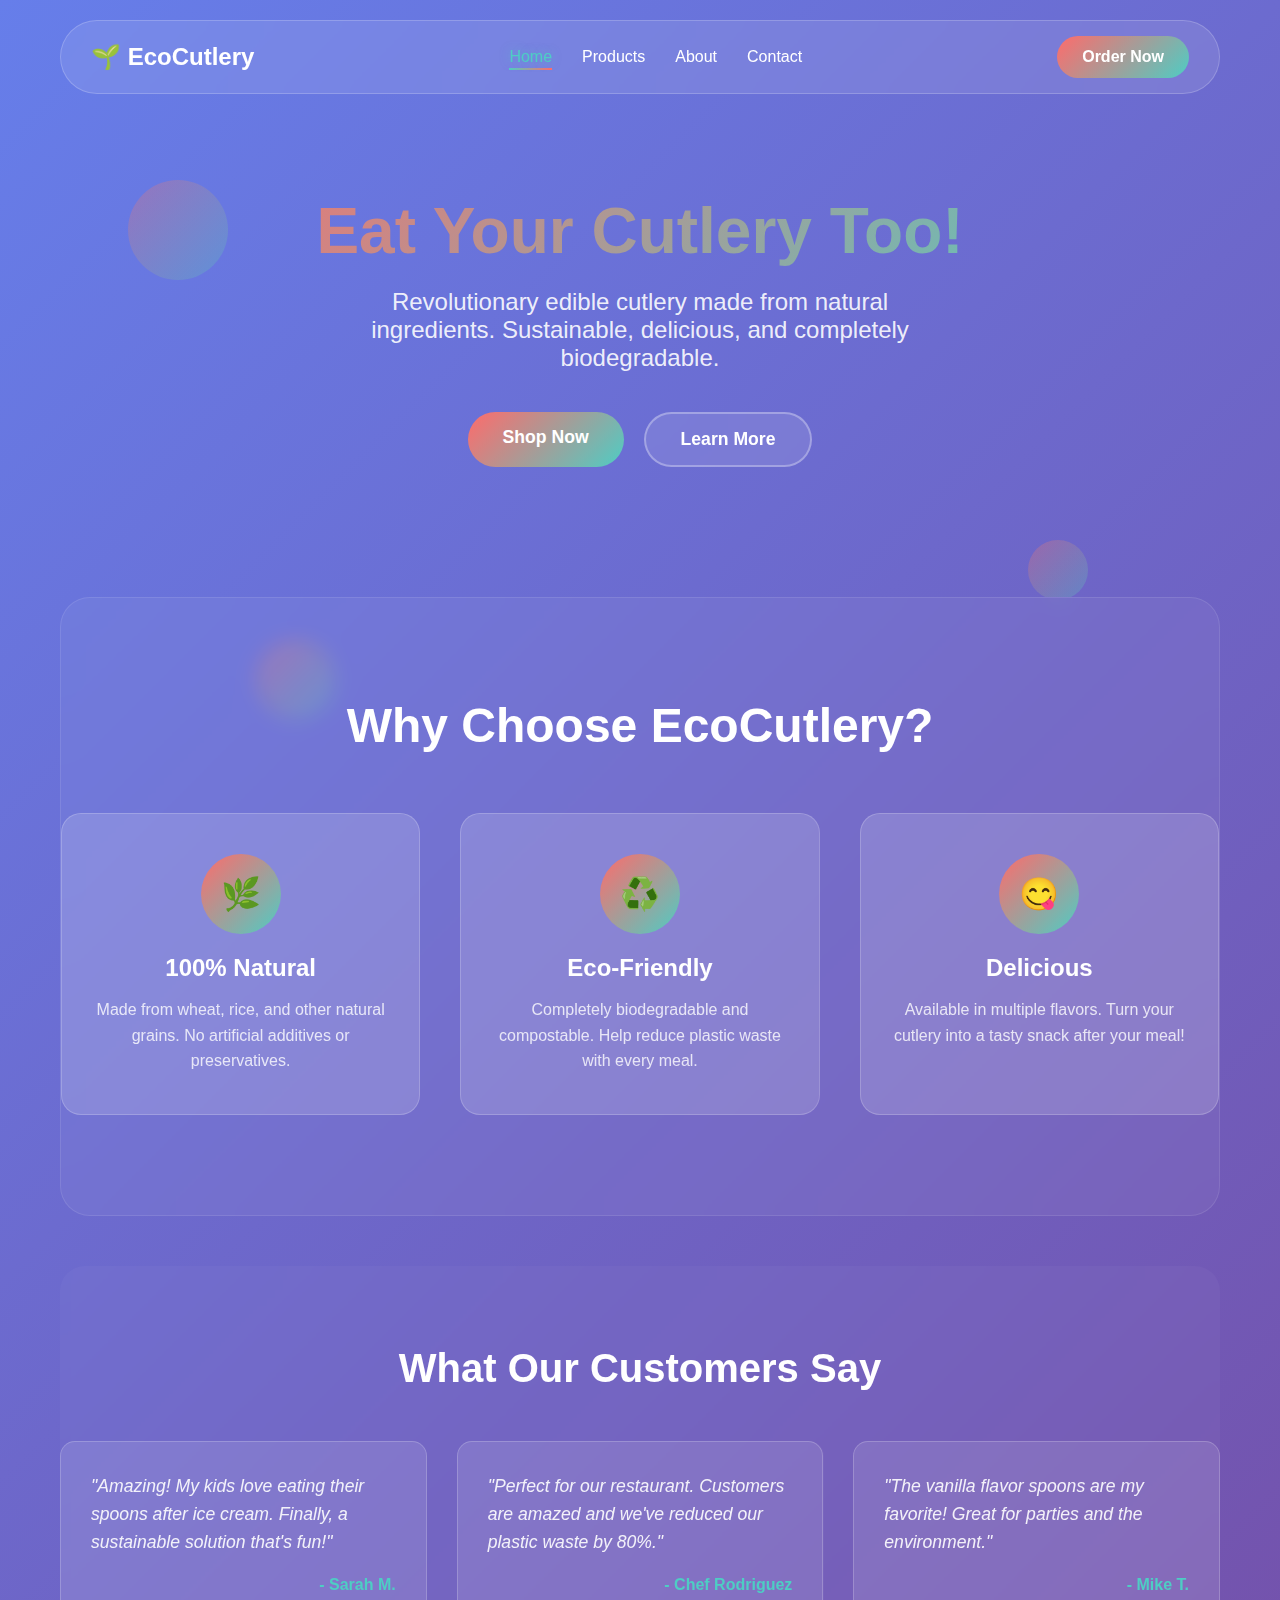
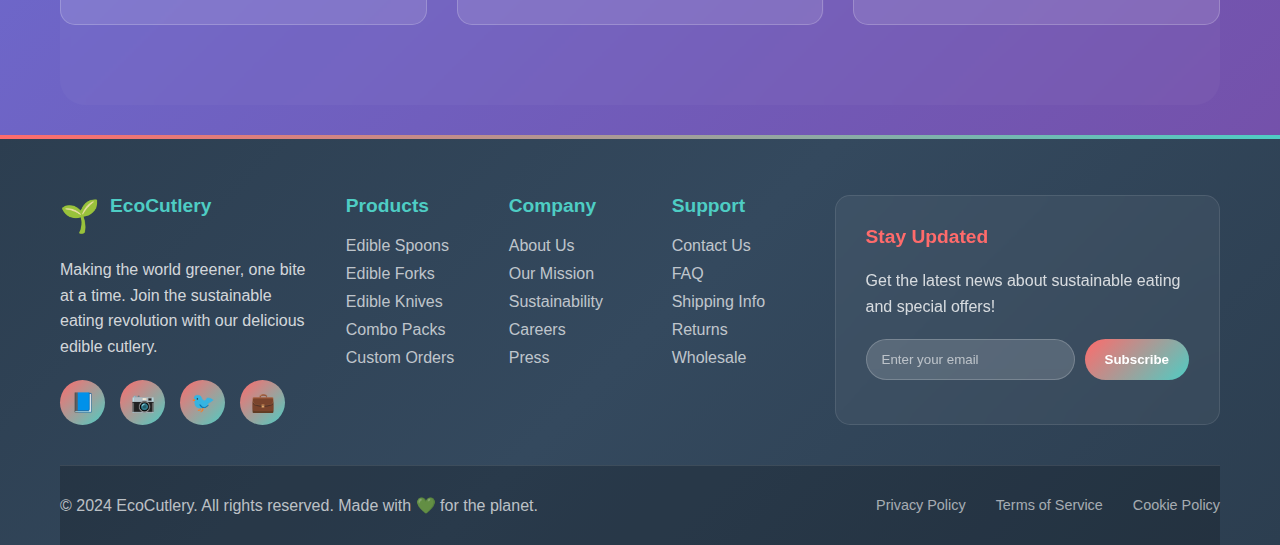
<file: index.html>
<!DOCTYPE html>
<html lang="en">
<head>
    <meta charset="UTF-8">
    <meta name="viewport" content="width=device-width, initial-scale=1.0">
    <title>EcoCutlery - Eat Your Cutlery Too!</title>
    <link rel="stylesheet" href="styles.css">
</head>
<body>
    <!-- Floating Background Elements -->
    <div class="floating-element"></div>
    <div class="floating-element"></div>
    <div class="floating-element"></div>

    <div class="container">
        <!-- Header -->
        <header>
            <nav>
                <a href="index.html" class="logo">🌱 EcoCutlery</a>
                <ul class="nav-links">
                    <li><a href="index.html" class="active">Home</a></li>
                    <li><a href="products.html">Products</a></li>
                    <li><a href="about.html">About</a></li>
                    <li><a href="contact.html">Contact</a></li>
                </ul>
                <a href="order.html" class="cta-button">Order Now</a>
            </nav>
        </header>

        <!-- Hero Section -->
        <section class="hero" id="home">
            <h1>Eat Your Cutlery Too!</h1>
            <p>Revolutionary edible cutlery made from natural ingredients. Sustainable, delicious, and completely biodegradable.</p>
            <div class="hero-buttons">
                <a href="products.html" class="btn-primary">Shop Now</a>
                <a href="about.html" class="btn-secondary">Learn More</a>
            </div>
        </section>

        <!-- Features Section -->
        <section class="features">
            <h2>Why Choose EcoCutlery?</h2>
            <div class="features-grid">
                <div class="feature-card">
                    <div class="feature-icon">🌿</div>
                    <h3>100% Natural</h3>
                    <p>Made from wheat, rice, and other natural grains. No artificial additives or preservatives.</p>
                </div>
                <div class="feature-card">
                    <div class="feature-icon">♻️</div>
                    <h3>Eco-Friendly</h3>
                    <p>Completely biodegradable and compostable. Help reduce plastic waste with every meal.</p>
                </div>
                <div class="feature-card">
                    <div class="feature-icon">😋</div>
                    <h3>Delicious</h3>
                    <p>Available in multiple flavors. Turn your cutlery into a tasty snack after your meal!</p>
                </div>
            </div>
        </section>

        <!-- Added testimonials section for social proof -->
        <section class="testimonials">
            <h2>What Our Customers Say</h2>
            <div class="testimonials-grid">
                <div class="testimonial-card">
                    <p>"Amazing! My kids love eating their spoons after ice cream. Finally, a sustainable solution that's fun!"</p>
                    <div class="testimonial-author">- Sarah M.</div>
                </div>
                <div class="testimonial-card">
                    <p>"Perfect for our restaurant. Customers are amazed and we've reduced our plastic waste by 80%."</p>
                    <div class="testimonial-author">- Chef Rodriguez</div>
                </div>
                <div class="testimonial-card">
                    <p>"The vanilla flavor spoons are my favorite! Great for parties and the environment."</p>
                    <div class="testimonial-author">- Mike T.</div>
                </div>
            </div>
        </section>
    </div>

    <!-- Footer -->
    <footer class="footer">
        <div class="footer-container">
            <div class="footer-content">
                <div class="footer-section">
                    <div class="footer-logo">
                        <span class="logo-icon">🌱</span>
                        <h3>EcoCutlery</h3>
                    </div>
                    <p>Making the world greener, one bite at a time. Join the sustainable eating revolution with our delicious edible cutlery.</p>
                    <div class="social-links">
                        <a href="#" class="social-link">📘</a>
                        <a href="#" class="social-link">📷</a>
                        <a href="#" class="social-link">🐦</a>
                        <a href="#" class="social-link">💼</a>
                    </div>
                </div>
                
                <div class="footer-section">
                    <h4>Products</h4>
                    <ul class="footer-links">
                        <li><a href="products.html">Edible Spoons</a></li>
                        <li><a href="products.html">Edible Forks</a></li>
                        <li><a href="products.html">Edible Knives</a></li>
                        <li><a href="products.html">Combo Packs</a></li>
                        <li><a href="contact.html">Custom Orders</a></li>
                    </ul>
                </div>
                
                <div class="footer-section">
                    <h4>Company</h4>
                    <ul class="footer-links">
                        <li><a href="about.html">About Us</a></li>
                        <li><a href="about.html">Our Mission</a></li>
                        <li><a href="about.html">Sustainability</a></li>
                        <li><a href="contact.html">Careers</a></li>
                        <li><a href="contact.html">Press</a></li>
                    </ul>
                </div>
                
                <div class="footer-section">
                    <h4>Support</h4>
                    <ul class="footer-links">
                        <li><a href="contact.html">Contact Us</a></li>
                        <li><a href="contact.html">FAQ</a></li>
                        <li><a href="contact.html">Shipping Info</a></li>
                        <li><a href="contact.html">Returns</a></li>
                        <li><a href="contact.html">Wholesale</a></li>
                    </ul>
                </div>
                
                <div class="footer-section newsletter">
                    <h4>Stay Updated</h4>
                    <p>Get the latest news about sustainable eating and special offers!</p>
                    <div class="newsletter-form">
                        <input type="email" placeholder="Enter your email" class="newsletter-input">
                        <button class="newsletter-btn">Subscribe</button>
                    </div>
                </div>
            </div>
            
            <div class="footer-bottom">
                <div class="footer-bottom-content">
                    <p>&copy; 2024 EcoCutlery. All rights reserved. Made with 💚 for the planet.</p>
                    <div class="footer-bottom-links">
                        <a href="contact.html">Privacy Policy</a>
                        <a href="contact.html">Terms of Service</a>
                        <a href="contact.html">Cookie Policy</a>
                    </div>
                </div>
            </div>
        </div>
    </footer>

    <script src="script.js"></script>
</body>
</html>
</file>
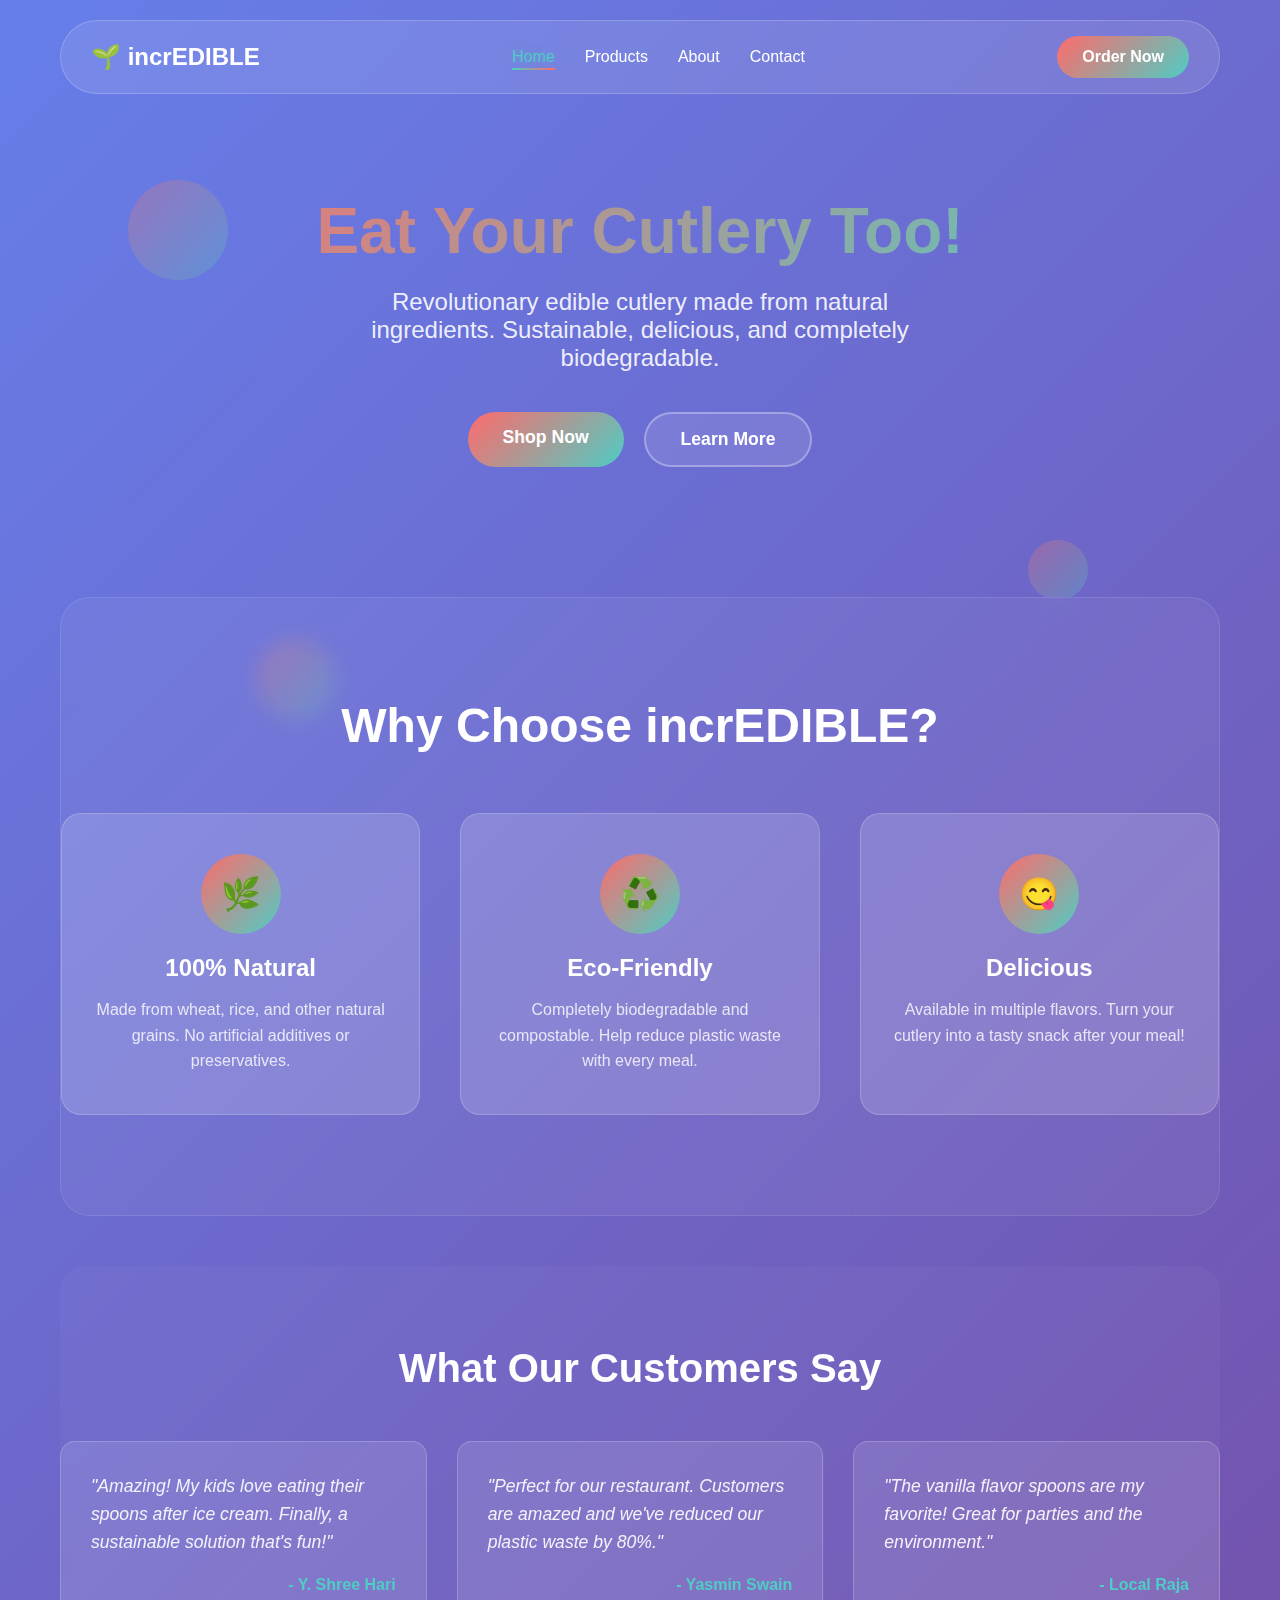
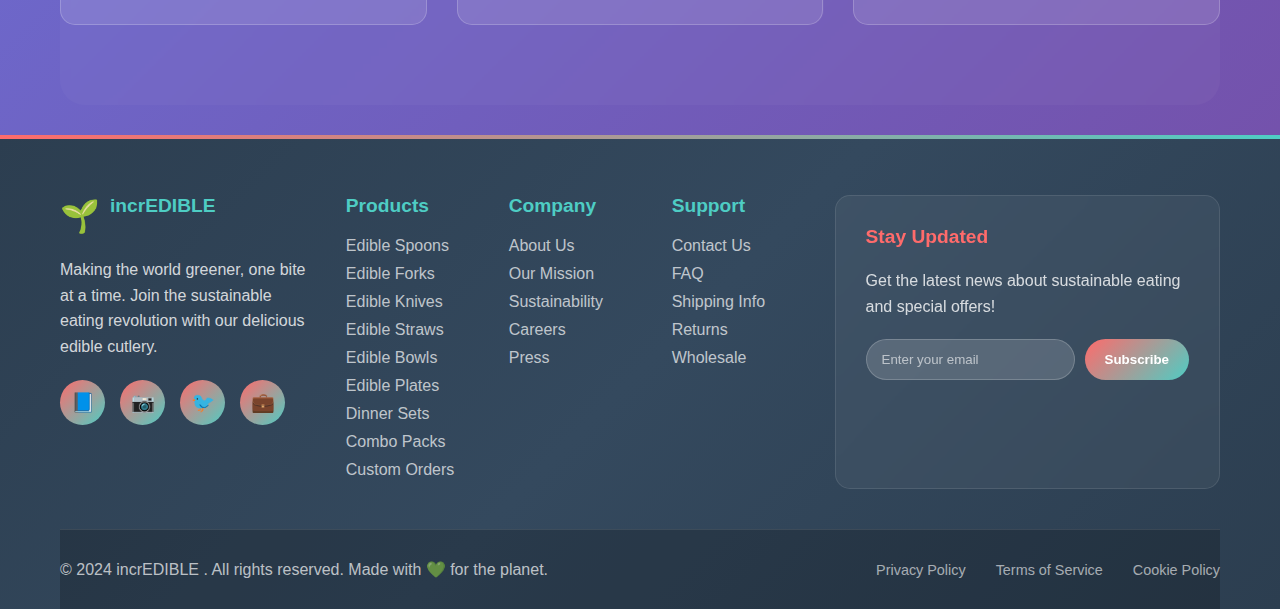
<file: Frontend/index.html>
<!DOCTYPE html>
<html lang="en">
<head>
    <meta charset="UTF-8">
    <meta name="viewport" content="width=device-width, initial-scale=1.0">
    <title>incrEDIBLE - Eat Your Cutlery Too!</title>
    <link rel="stylesheet" href="styles.css">
</head>
<body>
    <!-- Floating Background Elements -->
    <div class="floating-element"></div>
    <div class="floating-element"></div>
    <div class="floating-element"></div>

    <div class="container">
        <!-- Header -->
        <header>
            <nav>
                <a href="index.html" class="logo">🌱 incrEDIBLE</a>
                <ul class="nav-links">
                    <li><a href="index.html" class="active">Home</a></li>
                    <li><a href="products.html">Products</a></li>
                    <li><a href="about.html">About</a></li>
                    <li><a href="contact.html">Contact</a></li>
                </ul>
                <a href="order.html" class="cta-button">Order Now</a>
            </nav>
        </header>

        <!-- Hero Section -->
        <section class="hero" id="home">
            <h1>Eat Your Cutlery Too!</h1>
            <p>Revolutionary edible cutlery made from natural ingredients. Sustainable, delicious, and completely biodegradable.</p>
            <div class="hero-buttons">
                <a href="products.html" class="btn-primary">Shop Now</a>
                <a href="about.html" class="btn-secondary">Learn More</a>
            </div>
        </section>

        <!-- Features Section -->
        <section class="features">
            <h2>Why Choose incrEDIBLE?</h2>
            <div class="features-grid">
                <div class="feature-card">
                    <div class="feature-icon">🌿</div>
                    <h3>100% Natural</h3>
                    <p>Made from wheat, rice, and other natural grains. No artificial additives or preservatives.</p>
                </div>
                <div class="feature-card">
                    <div class="feature-icon">♻️</div>
                    <h3>Eco-Friendly</h3>
                    <p>Completely biodegradable and compostable. Help reduce plastic waste with every meal.</p>
                </div>
                <div class="feature-card">
                    <div class="feature-icon">😋</div>
                    <h3>Delicious</h3>
                    <p>Available in multiple flavors. Turn your cutlery into a tasty snack after your meal!</p>
                </div>
            </div>
        </section>

        <!-- Added testimonials section for social proof -->
        <section class="testimonials">
            <h2>What Our Customers Say</h2>
            <div class="testimonials-grid">
                <div class="testimonial-card">
                    <p>"Amazing! My kids love eating their spoons after ice cream. Finally, a sustainable solution that's fun!"</p>
                    <div class="testimonial-author">- Y. Shree Hari</div>
                </div>
                <div class="testimonial-card">
                    <p>"Perfect for our restaurant. Customers are amazed and we've reduced our plastic waste by 80%."</p>
                    <div class="testimonial-author">- Yasmin Swain</div>
                </div>
                <div class="testimonial-card">
                    <p>"The vanilla flavor spoons are my favorite! Great for parties and the environment."</p>
                    <div class="testimonial-author">- Local Raja</div>
                </div>
            </div>
        </section>
    </div>


    <footer class="footer">
        <div class="footer-container">
            <div class="footer-content">
                <div class="footer-section">
                    <div class="footer-logo">
                        <span class="logo-icon">🌱</span>
                        <h3>incrEDIBLE</h3>
                    </div>
                    <p>Making the world greener, one bite at a time. Join the sustainable eating revolution with our delicious edible cutlery.</p>
                    <div class="social-links">
                        <a href="#" class="social-link">📘</a>
                        <a href="#" class="social-link">📷</a>
                        <a href="#" class="social-link">🐦</a>
                        <a href="#" class="social-link">💼</a>
                    </div>
                </div>
                
                <div class="footer-section">
                    <h4>Products</h4>
                    <ul class="footer-links">
                        <li><a href="products.html">Edible Spoons</a></li>
                        <li><a href="products.html">Edible Forks</a></li>
                        <li><a href="products.html">Edible Knives</a></li>
                        <li><a href="products.html">Edible Straws</a></li>
                        <li><a href="products.html">Edible Bowls</a></li>
                        <li><a href="products.html">Edible Plates</a></li>
                        <li><a href="products.html">Dinner Sets</a></li>
                        <li><a href="products.html">Combo Packs</a></li>
                        <li><a href="contact.html">Custom Orders</a></li>
                    </ul>
                </div>
                
                <div class="footer-section">
                    <h4>Company</h4>
                    <ul class="footer-links">
                        <li><a href="about.html">About Us</a></li>
                        <li><a href="about.html">Our Mission</a></li>
                        <li><a href="about.html">Sustainability</a></li>
                        <li><a href="contact.html">Careers</a></li>
                        <li><a href="contact.html">Press</a></li>
                    </ul>
                </div>
                
                <div class="footer-section">
                    <h4>Support</h4>
                    <ul class="footer-links">
                        <li><a href="contact.html">Contact Us</a></li>
                        <li><a href="contact.html">FAQ</a></li>
                        <li><a href="contact.html">Shipping Info</a></li>
                        <li><a href="contact.html">Returns</a></li>
                        <li><a href="contact.html">Wholesale</a></li>
                    </ul>
                </div>
                
                <div class="footer-section newsletter">
                    <h4>Stay Updated</h4>
                    <p>Get the latest news about sustainable eating and special offers!</p>
                    <div class="newsletter-form">
                        <input type="email" placeholder="Enter your email" class="newsletter-input">
                        <button class="newsletter-btn">Subscribe</button>
                    </div>
                </div>
            </div>
            
            <div class="footer-bottom">
                <div class="footer-bottom-content">
                    <p>&copy; 2024 incrEDIBLE . All rights reserved. Made with 💚 for the planet.</p>
                    <div class="footer-bottom-links">
                        <a href="contact.html">Privacy Policy</a>
                        <a href="contact.html">Terms of Service</a>
                        <a href="contact.html">Cookie Policy</a>
                    </div>
                </div>
            </div>
        </div>
    </footer>

    <script src="script.js"></script>
</body>
</html>
</file>
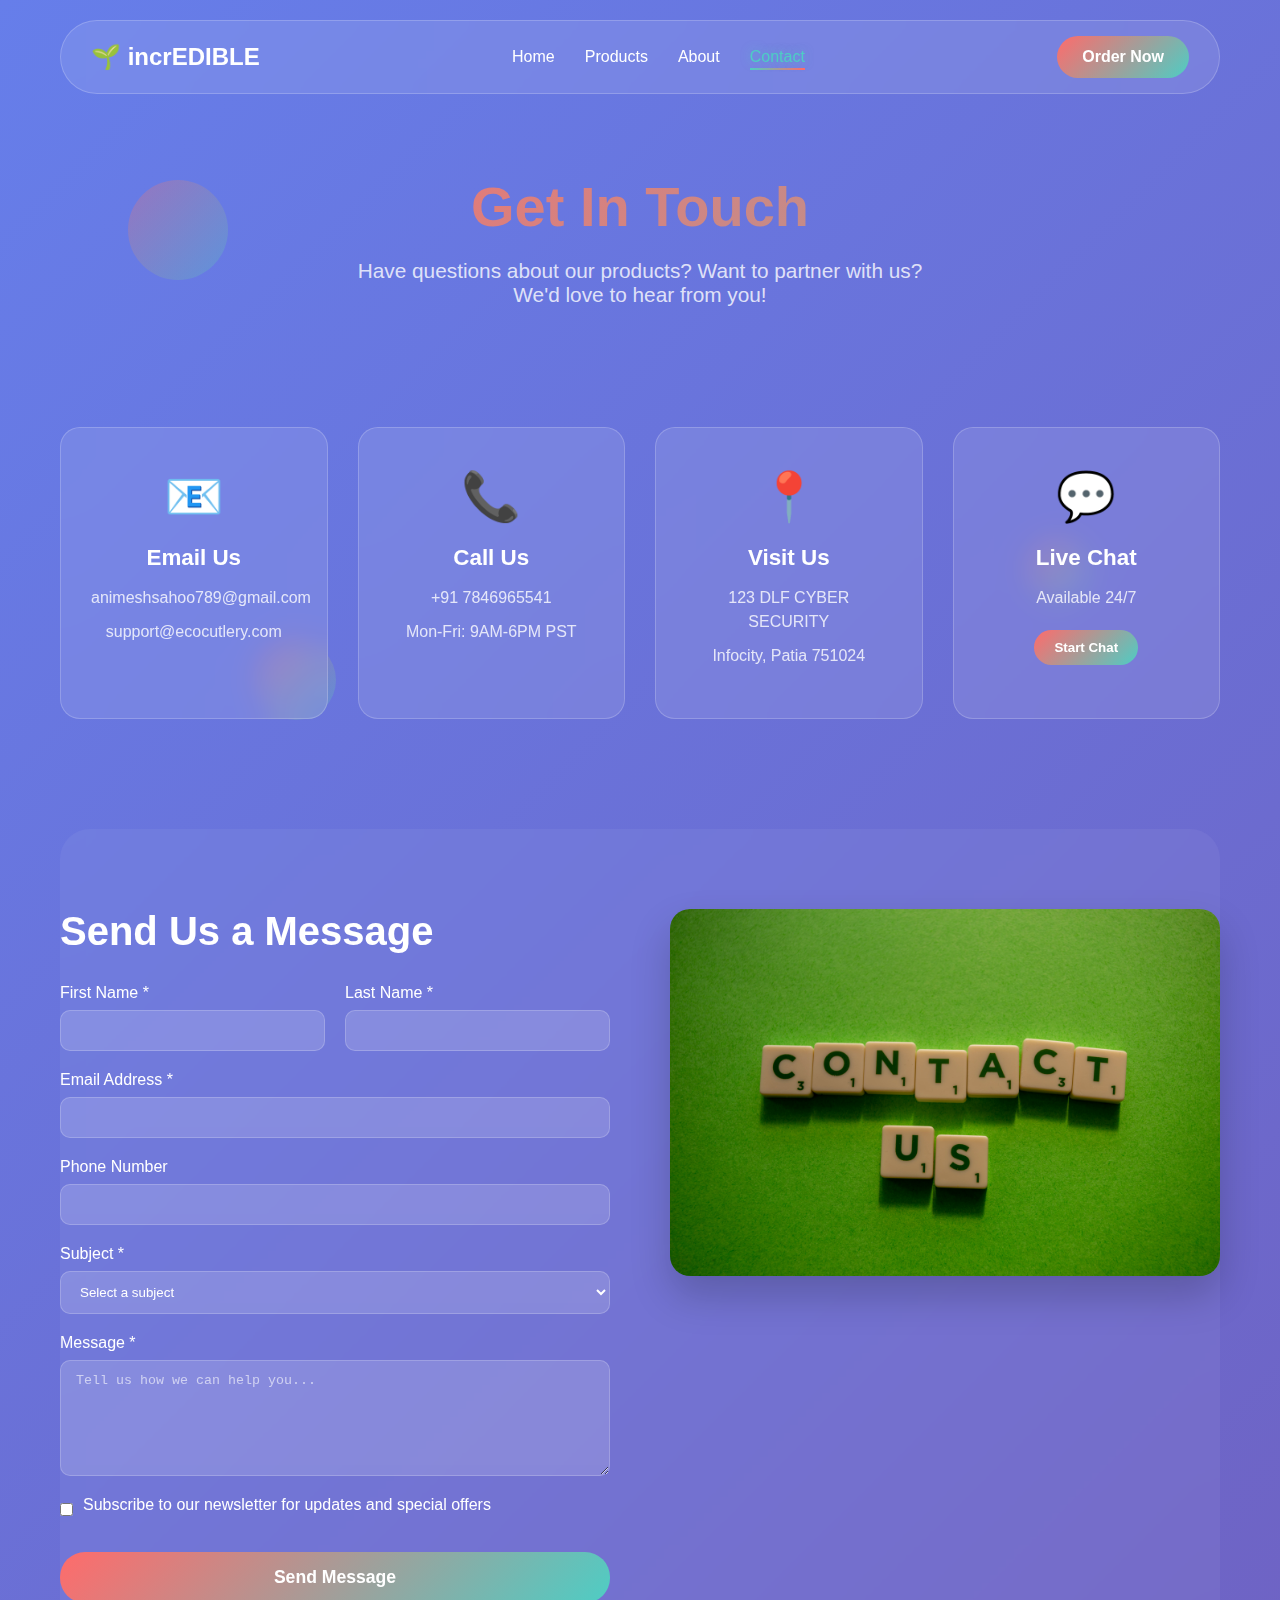
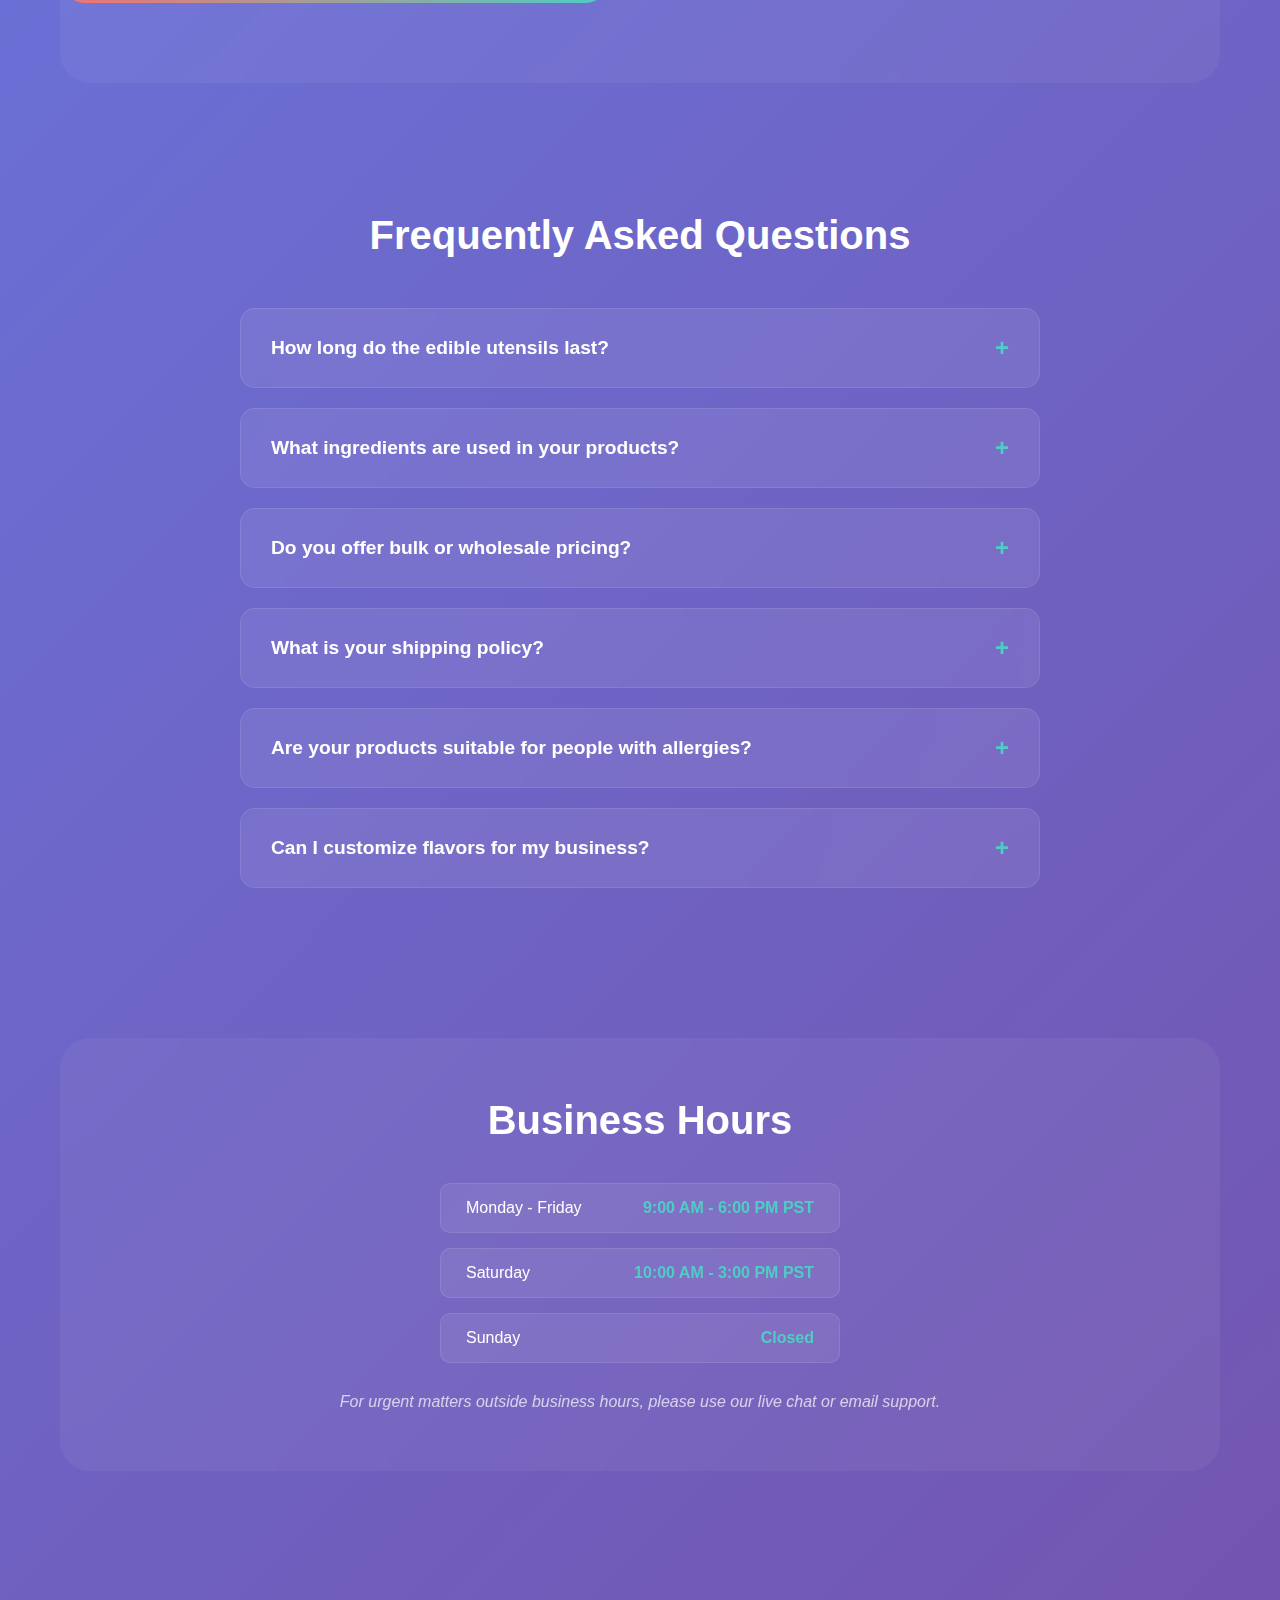
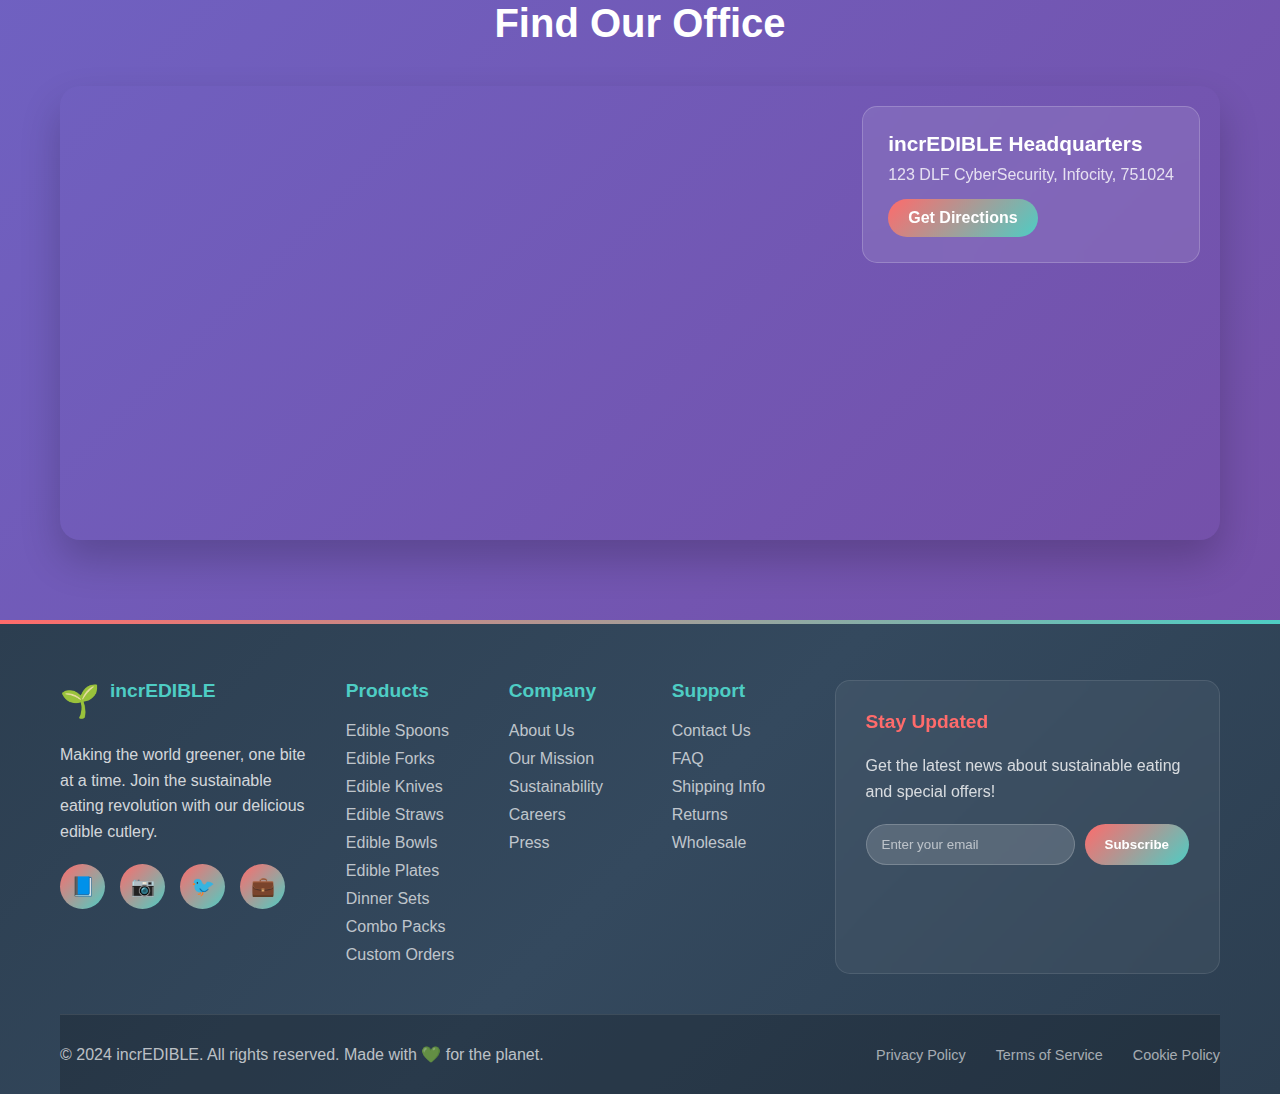
<file: Frontend/contact.html>
<!DOCTYPE html>
<html lang="en">

<head>
    <meta charset="UTF-8">
    <meta name="viewport" content="width=device-width, initial-scale=1.0">
    <title>Contact Us - incrEDIBLE</title>
    <link rel="stylesheet" href="styles.css">
</head>

<body>
    <!-- Floating Background Elements -->
    <div class="floating-element"></div>
    <div class="floating-element"></div>
    <div class="floating-element"></div>

    <div class="container">
        <!-- Header -->
        <header>
            <nav>
                <a href="index.html" class="logo">🌱 incrEDIBLE</a>
                <ul class="nav-links">
                    <li><a href="index.html">Home</a></li>
                    <li><a href="products.html">Products</a></li>
                    <li><a href="about.html">About</a></li>
                    <li><a href="contact.html" class="active">Contact</a></li>
                </ul>
                <a href="order.html" class="cta-button">Order Now</a>
            </nav>
        </header>

        <!-- Contact Hero Section -->
        <section class="contact-hero">
            <h1>Get In Touch</h1>
            <p>Have questions about our products? Want to partner with us? We'd love to hear from you!</p>
        </section>

        <!-- Contact Methods -->
        <section class="contact-methods">
            <div class="contact-grid">
                <div class="contact-card">
                    <div class="contact-icon">📧</div>
                    <h3>Email Us</h3>
                    <p>animeshsahoo789@gmail.com</p>
                    <p>support@ecocutlery.com</p>
                </div>
                <div class="contact-card">
                    <div class="contact-icon">📞</div>
                    <h3>Call Us</h3>
                    <p>+91 7846965541</p>
                    <p>Mon-Fri: 9AM-6PM PST</p>
                </div>
                <div class="contact-card">
                    <div class="contact-icon">📍</div>
                    <h3>Visit Us</h3>
                    <p>123 DLF CYBER SECURITY</p>
                    <p>Infocity, Patia 751024</p>
                </div>
                <div class="contact-card">
                    <div class="contact-icon">💬</div>
                    <h3>Live Chat</h3>
                    <p>Available 24/7</p>
                    <button class="chat-btn">Start Chat</button>
                </div>
            </div>
        </section>

        <!-- Contact Form Section -->
        <section class="contact-form-section">
            <div class="form-container">
                <div class="form-content">
                    <h2>Send Us a Message</h2>
                    <form class="contact-form" id="contactForm">
                        <div class="form-row">
                            <div class="form-group">
                                <label for="firstName">First Name *</label>
                                <input type="text" id="firstName" name="firstName" required>
                            </div>
                            <div class="form-group">
                                <label for="lastName">Last Name *</label>
                                <input type="text" id="lastName" name="lastName" required>
                            </div>
                        </div>
                        <div class="form-group">
                            <label for="email">Email Address *</label>
                            <input type="email" id="email" name="email" required>
                        </div>
                        <div class="form-group">
                            <label for="phone">Phone Number</label>
                            <input type="tel" id="phone" name="phone">
                        </div>
                        <div class="form-group">
                            <label for="subject">Subject *</label>
                            <select id="subject" name="subject" required>
                                <option value="">Select a subject</option>
                                <option value="general">General Inquiry</option>
                                <option value="product">Product Question</option>
                                <option value="wholesale">Wholesale/Bulk Orders</option>
                                <option value="partnership">Partnership Opportunity</option>
                                <option value="support">Customer Support</option>
                                <option value="press">Press/Media</option>
                            </select>
                        </div>
                        <div class="form-group">
                            <label for="message">Message *</label>
                            <textarea id="message" name="message" rows="6" required
                                placeholder="Tell us how we can help you..."></textarea>
                        </div>
                        <div class="form-group checkbox-group">
                            <input type="checkbox" id="newsletter" name="newsletter">
                            <label for="newsletter">Subscribe to our newsletter for updates and special offers</label>
                        </div>
                        <button type="submit" class="submit-btn">Send Message</button>
                    </form>
                </div>
                <div class="form-image">
                    <img src="./uploads/contact_us.jpg" alt="Contact Us">
                </div>
            </div>
        </section>

        <!-- FAQ Section -->
        <section class="faq-section">
            <h2>Frequently Asked Questions</h2>
            <div class="faq-container">
                <div class="faq-item">
                    <div class="faq-question">
                        <h3>How long do the edible utensils last?</h3>
                        <span class="faq-toggle">+</span>
                    </div>
                    <div class="faq-answer">
                        <p>Our edible cutlery maintains its structural integrity for 30-45 minutes in hot liquids and
                            even longer in cold foods. They're designed to last through your entire meal while remaining
                            completely edible.</p>
                    </div>
                </div>
                <div class="faq-item">
                    <div class="faq-question">
                        <h3>What ingredients are used in your products?</h3>
                        <span class="faq-toggle">+</span>
                    </div>
                    <div class="faq-answer">
                        <p>We use only natural ingredients including wheat flour, rice flour, natural binding agents,
                            and flavor extracts. All our products are free from artificial preservatives, colors, and
                            harmful chemicals.</p>
                    </div>
                </div>
                <div class="faq-item">
                    <div class="faq-question">
                        <h3>Do you offer bulk or wholesale pricing?</h3>
                        <span class="faq-toggle">+</span>
                    </div>
                    <div class="faq-answer">
                        <p>Yes! We offer competitive wholesale pricing for restaurants, cafes, and event planners.
                            Contact us at wholesale@ecocutlery.com for custom quotes and bulk order information.</p>
                    </div>
                </div>
                <div class="faq-item">
                    <div class="faq-question">
                        <h3>What is your shipping policy?</h3>
                        <span class="faq-toggle">+</span>
                    </div>
                    <div class="faq-answer">
                        <p>We offer free shipping on orders over $50 within the US. International shipping is available.
                            Orders typically ship within 1-2 business days and arrive within 3-7 business days depending
                            on location.</p>
                    </div>
                </div>
                <div class="faq-item">
                    <div class="faq-question">
                        <h3>Are your products suitable for people with allergies?</h3>
                        <span class="faq-toggle">+</span>
                    </div>
                    <div class="faq-answer">
                        <p>Our products contain wheat and may contain traces of other grains. We clearly label all
                            ingredients and allergens on our packaging. Please check product descriptions carefully if
                            you have food allergies.</p>
                    </div>
                </div>
                <div class="faq-item">
                    <div class="faq-question">
                        <h3>Can I customize flavors for my business?</h3>
                        <span class="faq-toggle">+</span>
                    </div>
                    <div class="faq-answer">
                        <p>We offer custom flavor development for bulk orders. Our team can work with you to create
                            unique flavors that complement your menu or brand. Minimum order quantities apply.</p>
                    </div>
                </div>
            </div>
        </section>

        <!-- Business Hours -->
        <section class="business-hours">
            <h2>Business Hours</h2>
            <div class="hours-grid">
                <div class="hours-item">
                    <span class="day">Monday - Friday</span>
                    <span class="time">9:00 AM - 6:00 PM PST</span>
                </div>
                <div class="hours-item">
                    <span class="day">Saturday</span>
                    <span class="time">10:00 AM - 3:00 PM PST</span>
                </div>
                <div class="hours-item">
                    <span class="day">Sunday</span>
                    <span class="time">Closed</span>
                </div>
            </div>
            <p class="hours-note">For urgent matters outside business hours, please use our live chat or email support.
            </p>
        </section>

        <!-- Map Section -->
        <section class="map-section">
            <h2>Find Our Office</h2>
            <div class="map-container">
                <div class="map-placeholder">
                    <iframe
                        src="https://www.google.com/maps/embed?pb=!1m18!1m12!1m3!1d3385.2473980577183!2d85.80286517736756!3d20.349047362160327!2m3!1f0!2f0!3f0!3m2!1i1024!2i768!4f13.1!3m3!1m2!1s0x3a1908e025984c55%3A0xee1fcd1f11e55141!2sDLF%20Cyber%20City!5e1!3m2!1sen!2sin!4v1755121247052!5m2!1sen!2sin"
                        width="600" height="450" style="border:0;" allowfullscreen="" loading="lazy"
                        referrerpolicy="no-referrer-when-downgrade">
                    </iframe>

                    <!-- <img src="/placeholder.svg?height=400&width=800" alt="Office Location Map"> -->
                    <div class="map-overlay">
                        <h3>incrEDIBLE Headquarters</h3>
                        <p>123 DLF CyberSecurity, Infocity, 751024</p>
                        <a href="https://maps.app.goo.gl/k8hsQGtZmpdAZmym7" class="directions-btn">Get Directions</a>
                    </div>
                </div>
            </div>
        </section>
    </div>

    <!-- Footer -->
    <footer class="footer">
        <div class="footer-container">
            <div class="footer-content">
                <div class="footer-section">
                    <div class="footer-logo">
                        <span class="logo-icon">🌱</span>
                        <h3>incrEDIBLE</h3>
                    </div>
                    <p>Making the world greener, one bite at a time. Join the sustainable eating revolution with our
                        delicious edible cutlery.</p>
                    <div class="social-links">
                        <a href="#" class="social-link">📘</a>
                        <a href="#" class="social-link">📷</a>
                        <a href="#" class="social-link">🐦</a>
                        <a href="#" class="social-link">💼</a>
                    </div>
                </div>

                <div class="footer-section">
                    <h4>Products</h4>
                    <ul class="footer-links">
                        <li><a href="products.html">Edible Spoons</a></li>
                        <li><a href="products.html">Edible Forks</a></li>
                        <li><a href="products.html">Edible Knives</a></li>
                        <li><a href="products.html">Edible Straws</a></li>
                        <li><a href="products.html">Edible Bowls</a></li>
                        <li><a href="products.html">Edible Plates</a></li>
                        <li><a href="products.html">Dinner Sets</a></li>
                        <li><a href="products.html">Combo Packs</a></li>
                        <li><a href="contact.html">Custom Orders</a></li>
                    </ul>
                </div>

                <div class="footer-section">
                    <h4>Company</h4>
                    <ul class="footer-links">
                        <li><a href="about.html">About Us</a></li>
                        <li><a href="about.html">Our Mission</a></li>
                        <li><a href="about.html">Sustainability</a></li>
                        <li><a href="contact.html">Careers</a></li>
                        <li><a href="contact.html">Press</a></li>
                    </ul>
                </div>

                <div class="footer-section">
                    <h4>Support</h4>
                    <ul class="footer-links">
                        <li><a href="contact.html">Contact Us</a></li>
                        <li><a href="contact.html">FAQ</a></li>
                        <li><a href="contact.html">Shipping Info</a></li>
                        <li><a href="contact.html">Returns</a></li>
                        <li><a href="contact.html">Wholesale</a></li>
                    </ul>
                </div>

                <div class="footer-section newsletter">
                    <h4>Stay Updated</h4>
                    <p>Get the latest news about sustainable eating and special offers!</p>
                    <div class="newsletter-form">
                        <input type="email" placeholder="Enter your email" class="newsletter-input">
                        <button class="newsletter-btn">Subscribe</button>
                    </div>
                </div>
            </div>

            <div class="footer-bottom">
                <div class="footer-bottom-content">
                    <p>&copy; 2024 incrEDIBLE. All rights reserved. Made with 💚 for the planet.</p>
                    <div class="footer-bottom-links">
                        <a href="contact.html">Privacy Policy</a>
                        <a href="contact.html">Terms of Service</a>
                        <a href="contact.html">Cookie Policy</a>
                    </div>
                </div>
            </div>
        </div>
    </footer>

    <script src="script.js"></script>
</body>

</html>
</file>
<file: styles.css>
* {
  margin: 0;
  padding: 0;
  box-sizing: border-box;
}

body {
  font-family: "Arial", sans-serif;
  background: linear-gradient(135deg, #667eea 0%, #764ba2 100%);
  min-height: 100vh;
  overflow-x: hidden;
}

.container {
  max-width: 1200px;
  margin: 0 auto;
  padding: 0 20px;
}

/* Header */
header {
  padding: 20px 0;
  position: relative;
  z-index: 100;
}

nav {
  display: flex;
  justify-content: space-between;
  align-items: center;
  background: rgba(255, 255, 255, 0.1);
  backdrop-filter: blur(10px);
  border-radius: 50px;
  padding: 15px 30px;
  border: 1px solid rgba(255, 255, 255, 0.2);
}

.logo {
  font-size: 24px;
  font-weight: bold;
  color: white;
  text-decoration: none;
  animation: glow 2s ease-in-out infinite alternate;
}

@keyframes glow {
  from {
    text-shadow: 0 0 5px rgba(255, 255, 255, 0.5);
  }
  to {
    text-shadow: 0 0 20px rgba(255, 255, 255, 0.8);
  }
}

.nav-links {
  display: flex;
  list-style: none;
  gap: 30px;
}

.nav-links a {
  color: white;
  text-decoration: none;
  font-weight: 500;
  transition: all 0.3s ease;
  position: relative;
}

.nav-links a.active {
  color: #4ecdc4;
  text-shadow: 0 0 10px rgba(78, 205, 196, 0.5);
}

.nav-links a.active::after {
  width: 100%;
  background: linear-gradient(90deg, #4ecdc4, #ff6b6b);
}

.nav-links a:hover {
  transform: translateY(-2px);
  text-shadow: 0 5px 15px rgba(255, 255, 255, 0.4);
}

.nav-links a::after {
  content: "";
  position: absolute;
  bottom: -5px;
  left: 0;
  width: 0;
  height: 2px;
  background: linear-gradient(90deg, #ff6b6b, #4ecdc4);
  transition: width 0.3s ease;
}

.nav-links a:hover::after {
  width: 100%;
}

.cta-button {
  background: linear-gradient(135deg, #ff6b6b, #4ecdc4);
  color: white;
  padding: 12px 25px;
  border-radius: 25px;
  text-decoration: none;
  font-weight: bold;
  transition: all 0.3s ease;
  border: none;
  cursor: pointer;
  position: relative;
  overflow: hidden;
}

.cta-button.active {
  background: linear-gradient(135deg, #4ecdc4, #ff6b6b);
  box-shadow: 0 5px 15px rgba(78, 205, 196, 0.3);
}

.cta-button:hover {
  transform: translateY(-3px);
  box-shadow: 0 10px 25px rgba(0, 0, 0, 0.2);
  filter: brightness(1.1);
}

.mobile-menu-toggle {
  display: none;
  background: none;
  border: none;
  color: white;
  font-size: 1.5rem;
  cursor: pointer;
}

@media (max-width: 768px) {
  .mobile-menu-toggle {
    display: block;
  }

  .nav-links {
    display: none;
    position: absolute;
    top: 100%;
    left: 0;
    right: 0;
    background: rgba(255, 255, 255, 0.1);
    backdrop-filter: blur(15px);
    border-radius: 20px;
    margin-top: 10px;
    padding: 20px;
    flex-direction: column;
    gap: 15px;
  }

  .nav-links.active {
    display: flex;
  }
}

/* Hero Section */
.hero {
  text-align: center;
  padding: 80px 0;
  position: relative;
}

.hero h1 {
  font-size: 4rem;
  font-weight: bold;
  background: linear-gradient(135deg, #ff6b6b, #4ecdc4, #45b7d1, #96ceb4);
  background-size: 300% 300%;
  -webkit-background-clip: text;
  -webkit-text-fill-color: transparent;
  background-clip: text;
  margin-bottom: 20px;
  animation: gradientShift 4s ease-in-out infinite;
}

@keyframes gradientShift {
  0%,
  100% {
    background-position: 0% 50%;
  }
  50% {
    background-position: 100% 50%;
  }
}

.hero p {
  font-size: 1.5rem;
  color: rgba(255, 255, 255, 0.9);
  margin-bottom: 40px;
  max-width: 600px;
  margin-left: auto;
  margin-right: auto;
  animation: fadeInUp 1s ease-out 0.5s both;
}

@keyframes fadeInUp {
  from {
    opacity: 0;
    transform: translateY(30px);
  }
  to {
    opacity: 1;
    transform: translateY(0);
  }
}

.hero-buttons {
  display: flex;
  gap: 20px;
  justify-content: center;
  flex-wrap: wrap;
  animation: fadeInUp 1s ease-out 1s both;
}

.btn-primary {
  background: linear-gradient(135deg, #ff6b6b, #4ecdc4);
  color: white;
  padding: 15px 35px;
  border-radius: 30px;
  text-decoration: none;
  font-weight: bold;
  font-size: 1.1rem;
  transition: all 0.3s ease;
  border: none;
  cursor: pointer;
  position: relative;
  overflow: hidden;
}

.btn-primary::before {
  content: "";
  position: absolute;
  top: 0;
  left: -100%;
  width: 100%;
  height: 100%;
  background: linear-gradient(90deg, transparent, rgba(255, 255, 255, 0.2), transparent);
  transition: left 0.5s;
}

.btn-primary:hover::before {
  left: 100%;
}

.btn-primary:hover {
  transform: translateY(-3px);
  box-shadow: 0 15px 35px rgba(0, 0, 0, 0.2);
}

.btn-secondary {
  background: rgba(255, 255, 255, 0.1);
  color: white;
  padding: 15px 35px;
  border-radius: 30px;
  text-decoration: none;
  font-weight: bold;
  font-size: 1.1rem;
  border: 2px solid rgba(255, 255, 255, 0.3);
  transition: all 0.3s ease;
  backdrop-filter: blur(10px);
}

.btn-secondary:hover {
  background: rgba(255, 255, 255, 0.2);
  transform: translateY(-3px);
  box-shadow: 0 15px 35px rgba(0, 0, 0, 0.1);
}

/* Features Section */
.features {
  padding: 100px 0;
  background: rgba(255, 255, 255, 0.05);
  backdrop-filter: blur(10px);
  margin: 50px 0;
  border-radius: 30px;
  border: 1px solid rgba(255, 255, 255, 0.1);
}

.features h2 {
  text-align: center;
  font-size: 3rem;
  color: white;
  margin-bottom: 60px;
  animation: fadeInUp 1s ease-out;
}

.features-grid {
  display: grid;
  grid-template-columns: repeat(auto-fit, minmax(300px, 1fr));
  gap: 40px;
  margin-top: 50px;
}

.feature-card {
  background: rgba(255, 255, 255, 0.1);
  backdrop-filter: blur(15px);
  border-radius: 20px;
  padding: 40px 30px;
  text-align: center;
  border: 1px solid rgba(255, 255, 255, 0.2);
  transition: all 0.3s ease;
  animation: float 6s ease-in-out infinite;
}

.feature-card:nth-child(2) {
  animation-delay: -2s;
}

.feature-card:nth-child(3) {
  animation-delay: -4s;
}

@keyframes float {
  0%,
  100% {
    transform: translateY(0px);
  }
  50% {
    transform: translateY(-10px);
  }
}

.feature-card:hover {
  transform: translateY(-10px);
  box-shadow: 0 20px 40px rgba(0, 0, 0, 0.2);
  background: rgba(255, 255, 255, 0.15);
}

.feature-icon {
  width: 80px;
  height: 80px;
  background: linear-gradient(135deg, #ff6b6b, #4ecdc4);
  border-radius: 50%;
  margin: 0 auto 20px;
  display: flex;
  align-items: center;
  justify-content: center;
  font-size: 2rem;
  animation: pulse 2s infinite;
}

@keyframes pulse {
  0%,
  100% {
    transform: scale(1);
  }
  50% {
    transform: scale(1.05);
  }
}

.feature-card h3 {
  color: white;
  font-size: 1.5rem;
  margin-bottom: 15px;
}

.feature-card p {
  color: rgba(255, 255, 255, 0.8);
  line-height: 1.6;
}

/* Floating Elements */
.floating-element {
  position: absolute;
  border-radius: 50%;
  background: linear-gradient(135deg, rgba(255, 107, 107, 0.3), rgba(78, 205, 196, 0.3));
  animation: floatRandom 8s ease-in-out infinite;
}

.floating-element:nth-child(1) {
  width: 100px;
  height: 100px;
  top: 20%;
  left: 10%;
  animation-delay: 0s;
}

.floating-element:nth-child(2) {
  width: 60px;
  height: 60px;
  top: 60%;
  right: 15%;
  animation-delay: -3s;
}

.floating-element:nth-child(3) {
  width: 80px;
  height: 80px;
  bottom: 20%;
  left: 20%;
  animation-delay: -6s;
}

@keyframes floatRandom {
  0%,
  100% {
    transform: translate(0, 0) rotate(0deg);
  }
  25% {
    transform: translate(20px, -20px) rotate(90deg);
  }
  50% {
    transform: translate(-10px, -30px) rotate(180deg);
  }
  75% {
    transform: translate(-20px, 10px) rotate(270deg);
  }
}

/* Ripple effect for buttons */
.ripple {
  position: absolute;
  border-radius: 50%;
  background: rgba(255, 255, 255, 0.3);
  transform: scale(0);
  animation: ripple-animation 0.6s linear;
  pointer-events: none;
}

@keyframes ripple-animation {
  to {
    transform: scale(4);
    opacity: 0;
  }
}

button,
.btn-primary,
.btn-secondary,
.cta-button {
  position: relative;
  overflow: hidden;
}

/* Testimonials Section */
.testimonials {
  padding: 80px 0;
  background: rgba(255, 255, 255, 0.03);
  backdrop-filter: blur(5px);
  margin: 30px 0;
  border-radius: 25px;
}

.testimonials h2 {
  text-align: center;
  font-size: 2.5rem;
  color: white;
  margin-bottom: 50px;
}

.testimonials-grid {
  display: grid;
  grid-template-columns: repeat(auto-fit, minmax(300px, 1fr));
  gap: 30px;
}

.testimonial-card {
  background: rgba(255, 255, 255, 0.08);
  backdrop-filter: blur(10px);
  border-radius: 15px;
  padding: 30px;
  border: 1px solid rgba(255, 255, 255, 0.2);
  transition: all 0.3s ease;
}

.testimonial-card:hover {
  transform: translateY(-5px);
  background: rgba(255, 255, 255, 0.12);
  box-shadow: 0 15px 30px rgba(0, 0, 0, 0.1);
}

.testimonial-card p {
  color: rgba(255, 255, 255, 0.9);
  font-style: italic;
  line-height: 1.6;
  margin-bottom: 20px;
  font-size: 1.1rem;
}

.testimonial-author {
  color: #4ecdc4;
  font-weight: bold;
  text-align: right;
}

/* Products Page Specific Styling */
.products-hero {
  text-align: center;
  padding: 60px 0;
}

.products-hero h1 {
  font-size: 3.5rem;
  font-weight: bold;
  background: linear-gradient(135deg, #ff6b6b, #4ecdc4, #45b7d1);
  background-size: 200% 200%;
  -webkit-background-clip: text;
  -webkit-text-fill-color: transparent;
  background-clip: text;
  margin-bottom: 20px;
  animation: gradientShift 3s ease-in-out infinite;
}

.products-hero p {
  font-size: 1.3rem;
  color: rgba(255, 255, 255, 0.8);
  max-width: 600px;
  margin: 0 auto;
}

.product-categories {
  padding: 40px 0;
  text-align: center;
}

.category-filters {
  display: flex;
  justify-content: center;
  gap: 15px;
  flex-wrap: wrap;
}

.filter-btn {
  background: rgba(255, 255, 255, 0.1);
  color: white;
  border: 1px solid rgba(255, 255, 255, 0.2);
  padding: 12px 25px;
  border-radius: 25px;
  cursor: pointer;
  transition: all 0.3s ease;
  backdrop-filter: blur(10px);
}

.filter-btn:hover,
.filter-btn.active {
  background: linear-gradient(135deg, #ff6b6b, #4ecdc4);
  border-color: transparent;
  transform: translateY(-2px);
  box-shadow: 0 8px 20px rgba(0, 0, 0, 0.2);
}

.products-grid {
  display: grid;
  grid-template-columns: repeat(auto-fit, minmax(320px, 1fr));
  gap: 30px;
  padding: 40px 0;
}

.product-card {
  background: rgba(255, 255, 255, 0.1);
  backdrop-filter: blur(15px);
  border-radius: 20px;
  overflow: hidden;
  border: 1px solid rgba(255, 255, 255, 0.2);
  transition: all 0.3s ease;
  position: relative;
}

.product-card:hover {
  transform: translateY(-10px);
  box-shadow: 0 20px 40px rgba(0, 0, 0, 0.2);
  background: rgba(255, 255, 255, 0.15);
}

.product-image {
  position: relative;
  height: 250px;
  overflow: hidden;
}

.product-image img {
  width: 100%;
  height: 100%;
  object-fit: cover;
  transition: transform 0.3s ease;
}

.product-card:hover .product-image img {
  transform: scale(1.1);
}

.product-badge {
  position: absolute;
  top: 15px;
  right: 15px;
  background: linear-gradient(135deg, #ff6b6b, #4ecdc4);
  color: white;
  padding: 5px 12px;
  border-radius: 15px;
  font-size: 0.8rem;
  font-weight: bold;
}

.product-info {
  padding: 25px;
}

.product-info h3 {
  color: white;
  font-size: 1.4rem;
  margin-bottom: 10px;
}

.product-info p {
  color: rgba(255, 255, 255, 0.8);
  line-height: 1.5;
  margin-bottom: 20px;
}

.product-details {
  display: flex;
  justify-content: space-between;
  align-items: center;
  margin-bottom: 20px;
}

.product-price {
  color: #4ecdc4;
  font-size: 1.5rem;
  font-weight: bold;
}

.product-quantity {
  color: rgba(255, 255, 255, 0.7);
  font-size: 0.9rem;
}

.add-to-cart-btn {
  width: 100%;
  background: linear-gradient(135deg, #ff6b6b, #4ecdc4);
  color: white;
  border: none;
  padding: 12px;
  border-radius: 25px;
  font-weight: bold;
  cursor: pointer;
  transition: all 0.3s ease;
  position: relative;
  overflow: hidden;
}

.add-to-cart-btn:hover {
  transform: translateY(-2px);
  box-shadow: 0 8px 20px rgba(0, 0, 0, 0.2);
}

.product-features {
  padding: 80px 0;
  background: rgba(255, 255, 255, 0.05);
  backdrop-filter: blur(10px);
  margin: 50px 0;
  border-radius: 30px;
}

.product-features h2 {
  text-align: center;
  font-size: 2.5rem;
  color: white;
  margin-bottom: 50px;
}

.feature-item {
  background: rgba(255, 255, 255, 0.08);
  backdrop-filter: blur(10px);
  border-radius: 15px;
  padding: 30px;
  text-align: center;
  border: 1px solid rgba(255, 255, 255, 0.1);
  transition: all 0.3s ease;
}

.feature-item:hover {
  transform: translateY(-5px);
  background: rgba(255, 255, 255, 0.12);
}

.feature-item .feature-icon {
  font-size: 3rem;
  margin-bottom: 20px;
}

.feature-item h3 {
  color: white;
  font-size: 1.3rem;
  margin-bottom: 15px;
}

.feature-item p {
  color: rgba(255, 255, 255, 0.8);
  line-height: 1.5;
}

/* About Page Specific Styling */
.about-hero {
  text-align: center;
  padding: 60px 0;
}

.about-hero h1 {
  font-size: 3.5rem;
  font-weight: bold;
  background: linear-gradient(135deg, #ff6b6b, #4ecdc4);
  background-size: 200% 200%;
  -webkit-background-clip: text;
  -webkit-text-fill-color: transparent;
  background-clip: text;
  margin-bottom: 20px;
  animation: gradientShift 3s ease-in-out infinite;
}

.about-hero p {
  font-size: 1.3rem;
  color: rgba(255, 255, 255, 0.8);
  max-width: 600px;
  margin: 0 auto;
}

.mission-section {
  padding: 80px 0;
}

.mission-content {
  display: grid;
  grid-template-columns: 1fr 1fr;
  gap: 60px;
  align-items: center;
}

.mission-text h2 {
  color: white;
  font-size: 2.5rem;
  margin-bottom: 30px;
}

.mission-text p {
  color: rgba(255, 255, 255, 0.8);
  line-height: 1.7;
  font-size: 1.1rem;
  margin-bottom: 20px;
}

.mission-image img {
  width: 100%;
  border-radius: 20px;
  box-shadow: 0 20px 40px rgba(0, 0, 0, 0.2);
}

.values-section {
  padding: 80px 0;
  background: rgba(255, 255, 255, 0.05);
  backdrop-filter: blur(10px);
  margin: 50px 0;
  border-radius: 30px;
}

.values-section h2 {
  text-align: center;
  font-size: 2.5rem;
  color: white;
  margin-bottom: 50px;
}

.values-grid {
  display: grid;
  grid-template-columns: repeat(auto-fit, minmax(280px, 1fr));
  gap: 30px;
}

.value-card {
  background: rgba(255, 255, 255, 0.08);
  backdrop-filter: blur(10px);
  border-radius: 20px;
  padding: 40px 30px;
  text-align: center;
  border: 1px solid rgba(255, 255, 255, 0.1);
  transition: all 0.3s ease;
}

.value-card:hover {
  transform: translateY(-10px);
  background: rgba(255, 255, 255, 0.12);
  box-shadow: 0 20px 40px rgba(0, 0, 0, 0.1);
}

.value-icon {
  font-size: 3rem;
  margin-bottom: 20px;
}

.value-card h3 {
  color: white;
  font-size: 1.4rem;
  margin-bottom: 15px;
}

.value-card p {
  color: rgba(255, 255, 255, 0.8);
  line-height: 1.6;
}

.impact-section {
  padding: 80px 0;
  text-align: center;
}

.impact-section h2 {
  color: white;
  font-size: 2.5rem;
  margin-bottom: 50px;
}

.impact-stats {
  display: grid;
  grid-template-columns: repeat(auto-fit, minmax(200px, 1fr));
  gap: 30px;
}

.stat-card {
  background: rgba(255, 255, 255, 0.1);
  backdrop-filter: blur(15px);
  border-radius: 20px;
  padding: 40px 20px;
  border: 1px solid rgba(255, 255, 255, 0.2);
  transition: all 0.3s ease;
}

.stat-card:hover {
  transform: translateY(-5px);
  background: rgba(255, 255, 255, 0.15);
}

.stat-number {
  font-size: 3rem;
  font-weight: bold;
  background: linear-gradient(135deg, #ff6b6b, #4ecdc4);
  -webkit-background-clip: text;
  -webkit-text-fill-color: transparent;
  background-clip: text;
  margin-bottom: 10px;
}

.stat-label {
  color: rgba(255, 255, 255, 0.8);
  font-size: 1.1rem;
}

.team-section {
  padding: 80px 0;
  background: rgba(255, 255, 255, 0.03);
  backdrop-filter: blur(5px);
  margin: 50px 0;
  border-radius: 30px;
}

.team-section h2 {
  text-align: center;
  font-size: 2.5rem;
  color: white;
  margin-bottom: 50px;
}

.team-grid {
  display: grid;
  grid-template-columns: repeat(auto-fit, minmax(300px, 1fr));
  gap: 40px;
}

.team-member {
  background: rgba(255, 255, 255, 0.08);
  backdrop-filter: blur(10px);
  border-radius: 20px;
  padding: 30px;
  text-align: center;
  border: 1px solid rgba(255, 255, 255, 0.1);
  transition: all 0.3s ease;
}

.team-member:hover {
  transform: translateY(-10px);
  background: rgba(255, 255, 255, 0.12);
}

.member-image {
  width: 150px;
  height: 150px;
  margin: 0 auto 20px;
  border-radius: 50%;
  overflow: hidden;
  border: 4px solid rgba(255, 255, 255, 0.2);
}

.member-image img {
  width: 100%;
  height: 100%;
  object-fit: cover;
}

.member-info h3 {
  color: white;
  font-size: 1.4rem;
  margin-bottom: 5px;
}

.member-role {
  color: #4ecdc4;
  font-weight: bold;
  margin-bottom: 15px;
}

.member-info p {
  color: rgba(255, 255, 255, 0.8);
  line-height: 1.5;
}

.timeline-section {
  padding: 80px 0;
}

.timeline-section h2 {
  text-align: center;
  font-size: 2.5rem;
  color: white;
  margin-bottom: 50px;
}

.timeline {
  position: relative;
  max-width: 800px;
  margin: 0 auto;
}

.timeline::before {
  content: "";
  position: absolute;
  left: 50%;
  top: 0;
  bottom: 0;
  width: 2px;
  background: linear-gradient(180deg, #ff6b6b, #4ecdc4);
  transform: translateX(-50%);
}

.timeline-item {
  display: flex;
  align-items: center;
  margin-bottom: 50px;
  position: relative;
}

.timeline-item:nth-child(odd) {
  flex-direction: row-reverse;
}

.timeline-year {
  background: linear-gradient(135deg, #ff6b6b, #4ecdc4);
  color: white;
  padding: 10px 20px;
  border-radius: 25px;
  font-weight: bold;
  font-size: 1.1rem;
  min-width: 80px;
  text-align: center;
  position: relative;
  z-index: 2;
}

.timeline-content {
  background: rgba(255, 255, 255, 0.1);
  backdrop-filter: blur(10px);
  border-radius: 15px;
  padding: 25px;
  margin: 0 30px;
  flex: 1;
  border: 1px solid rgba(255, 255, 255, 0.2);
}

.timeline-content h3 {
  color: white;
  font-size: 1.3rem;
  margin-bottom: 10px;
}

.timeline-content p {
  color: rgba(255, 255, 255, 0.8);
  line-height: 1.5;
}

.about-cta {
  text-align: center;
  padding: 80px 0;
  background: rgba(255, 255, 255, 0.05);
  backdrop-filter: blur(10px);
  margin: 50px 0;
  border-radius: 30px;
}

.about-cta h2 {
  color: white;
  font-size: 2.5rem;
  margin-bottom: 20px;
}

.about-cta p {
  color: rgba(255, 255, 255, 0.8);
  font-size: 1.2rem;
  margin-bottom: 40px;
  max-width: 600px;
  margin-left: auto;
  margin-right: auto;
}

.cta-buttons {
  display: flex;
  gap: 20px;
  justify-content: center;
  flex-wrap: wrap;
}

/* Contact Page Specific Styling */
.contact-hero {
  text-align: center;
  padding: 60px 0;
}

.contact-hero h1 {
  font-size: 3.5rem;
  font-weight: bold;
  background: linear-gradient(135deg, #ff6b6b, #4ecdc4);
  background-size: 200% 200%;
  -webkit-background-clip: text;
  -webkit-text-fill-color: transparent;
  background-clip: text;
  margin-bottom: 20px;
  animation: gradientShift 3s ease-in-out infinite;
}

.contact-hero p {
  font-size: 1.3rem;
  color: rgba(255, 255, 255, 0.8);
  max-width: 600px;
  margin: 0 auto;
}

.contact-methods {
  padding: 60px 0;
}

.contact-grid {
  display: grid;
  grid-template-columns: repeat(auto-fit, minmax(250px, 1fr));
  gap: 30px;
}

.contact-card {
  background: rgba(255, 255, 255, 0.1);
  backdrop-filter: blur(15px);
  border-radius: 20px;
  padding: 40px 30px;
  text-align: center;
  border: 1px solid rgba(255, 255, 255, 0.2);
  transition: all 0.3s ease;
}

.contact-card:hover {
  transform: translateY(-10px);
  background: rgba(255, 255, 255, 0.15);
  box-shadow: 0 20px 40px rgba(0, 0, 0, 0.1);
}

.contact-icon {
  font-size: 3rem;
  margin-bottom: 20px;
}

.contact-card h3 {
  color: white;
  font-size: 1.4rem;
  margin-bottom: 15px;
}

.contact-card p {
  color: rgba(255, 255, 255, 0.8);
  line-height: 1.5;
  margin-bottom: 10px;
}

.chat-btn {
  background: linear-gradient(135deg, #ff6b6b, #4ecdc4);
  color: white;
  border: none;
  padding: 10px 20px;
  border-radius: 20px;
  cursor: pointer;
  font-weight: bold;
  transition: all 0.3s ease;
  margin-top: 10px;
}

.chat-btn:hover {
  transform: translateY(-2px);
  box-shadow: 0 8px 20px rgba(0, 0, 0, 0.2);
}

.contact-form-section {
  padding: 80px 0;
  background: rgba(255, 255, 255, 0.05);
  backdrop-filter: blur(10px);
  margin: 50px 0;
  border-radius: 30px;
}

.form-container {
  display: grid;
  grid-template-columns: 1fr 1fr;
  gap: 60px;
  align-items: start;
}

.form-content h2 {
  color: white;
  font-size: 2.5rem;
  margin-bottom: 30px;
}

.contact-form {
  display: flex;
  flex-direction: column;
  gap: 20px;
}

.form-row {
  display: grid;
  grid-template-columns: 1fr 1fr;
  gap: 20px;
}

.form-group {
  display: flex;
  flex-direction: column;
}

.form-group label {
  color: white;
  margin-bottom: 8px;
  font-weight: 500;
}

.form-group input,
.form-group select,
.form-group textarea {
  background: rgba(255, 255, 255, 0.1);
  border: 1px solid rgba(255, 255, 255, 0.2);
  border-radius: 10px;
  padding: 12px 15px;
  color: white;
  backdrop-filter: blur(10px);
  transition: all 0.3s ease;
}

.form-group input::placeholder,
.form-group textarea::placeholder {
  color: rgba(255, 255, 255, 0.6);
}

.form-group input:focus,
.form-group select:focus,
.form-group textarea:focus {
  outline: none;
  border-color: #4ecdc4;
  background: rgba(255, 255, 255, 0.15);
  box-shadow: 0 0 15px rgba(78, 205, 196, 0.3);
}

.checkbox-group {
  flex-direction: row;
  align-items: center;
  gap: 10px;
}

.checkbox-group input[type="checkbox"] {
  width: auto;
  margin: 0;
}

.submit-btn {
  background: linear-gradient(135deg, #ff6b6b, #4ecdc4);
  color: white;
  border: none;
  padding: 15px 30px;
  border-radius: 25px;
  font-weight: bold;
  font-size: 1.1rem;
  cursor: pointer;
  transition: all 0.3s ease;
  margin-top: 10px;
}

.submit-btn:hover {
  transform: translateY(-3px);
  box-shadow: 0 15px 35px rgba(0, 0, 0, 0.2);
}

.form-image img {
  width: 100%;
  border-radius: 20px;
  box-shadow: 0 20px 40px rgba(0, 0, 0, 0.2);
}

.faq-section {
  padding: 80px 0;
}

.faq-section h2 {
  text-align: center;
  color: white;
  font-size: 2.5rem;
  margin-bottom: 50px;
}

.faq-container {
  max-width: 800px;
  margin: 0 auto;
}

.faq-item {
  background: rgba(255, 255, 255, 0.08);
  backdrop-filter: blur(10px);
  border-radius: 15px;
  margin-bottom: 20px;
  border: 1px solid rgba(255, 255, 255, 0.1);
  overflow: hidden;
  transition: all 0.3s ease;
}

.faq-item:hover {
  background: rgba(255, 255, 255, 0.12);
}

.faq-question {
  display: flex;
  justify-content: space-between;
  align-items: center;
  padding: 25px 30px;
  cursor: pointer;
  transition: all 0.3s ease;
}

.faq-question h3 {
  color: white;
  font-size: 1.2rem;
  margin: 0;
}

.faq-toggle {
  color: #4ecdc4;
  font-size: 1.5rem;
  font-weight: bold;
  transition: transform 0.3s ease;
}

.faq-item.active .faq-toggle {
  transform: rotate(45deg);
}

.faq-answer {
  max-height: 0;
  overflow: hidden;
  transition: max-height 0.3s ease;
}

.faq-item.active .faq-answer {
  max-height: 200px;
}

.faq-answer p {
  padding: 0 30px 25px;
  color: rgba(255, 255, 255, 0.8);
  line-height: 1.6;
  margin: 0;
}

.business-hours {
  padding: 60px 0;
  background: rgba(255, 255, 255, 0.05);
  backdrop-filter: blur(10px);
  margin: 50px 0;
  border-radius: 30px;
  text-align: center;
}

.business-hours h2 {
  color: white;
  font-size: 2.5rem;
  margin-bottom: 40px;
}

.hours-grid {
  display: flex;
  flex-direction: column;
  gap: 15px;
  max-width: 400px;
  margin: 0 auto;
}

.hours-item {
  display: flex;
  justify-content: space-between;
  align-items: center;
  background: rgba(255, 255, 255, 0.08);
  padding: 15px 25px;
  border-radius: 10px;
  border: 1px solid rgba(255, 255, 255, 0.1);
}

.day {
  color: white;
  font-weight: 500;
}

.time {
  color: #4ecdc4;
  font-weight: bold;
}

.hours-note {
  color: rgba(255, 255, 255, 0.7);
  margin-top: 30px;
  font-style: italic;
}

.map-section {
  padding: 80px 0;
}

.map-section h2 {
  text-align: center;
  color: white;
  font-size: 2.5rem;
  margin-bottom: 40px;
}

.map-container {
  position: relative;
  border-radius: 20px;
  overflow: hidden;
  box-shadow: 0 20px 40px rgba(0, 0, 0, 0.2);
}

.map-placeholder {
  position: relative;
}

.map-placeholder img {
  width: 100%;
  height: 400px;
  object-fit: cover;
}

.map-overlay {
  position: absolute;
  top: 20px;
  left: 20px;
  background: rgba(255, 255, 255, 0.1);
  backdrop-filter: blur(15px);
  border-radius: 15px;
  padding: 25px;
  border: 1px solid rgba(255, 255, 255, 0.2);
}

.map-overlay h3 {
  color: white;
  font-size: 1.3rem;
  margin-bottom: 10px;
}

.map-overlay p {
  color: rgba(255, 255, 255, 0.8);
  margin-bottom: 15px;
}

.directions-btn {
  background: linear-gradient(135deg, #ff6b6b, #4ecdc4);
  color: white;
  text-decoration: none;
  padding: 10px 20px;
  border-radius: 20px;
  font-weight: bold;
  transition: all 0.3s ease;
  display: inline-block;
}

.directions-btn:hover {
  transform: translateY(-2px);
  box-shadow: 0 8px 20px rgba(0, 0, 0, 0.2);
}

/* Order Page Specific Styling */
.order-hero {
  text-align: center;
  padding: 60px 0;
}

.order-hero h1 {
  font-size: 3.5rem;
  font-weight: bold;
  background: linear-gradient(135deg, #ff6b6b, #4ecdc4);
  background-size: 200% 200%;
  -webkit-background-clip: text;
  -webkit-text-fill-color: transparent;
  background-clip: text;
  margin-bottom: 20px;
  animation: gradientShift 3s ease-in-out infinite;
}

.order-hero p {
  font-size: 1.3rem;
  color: rgba(255, 255, 255, 0.8);
  max-width: 600px;
  margin: 0 auto;
}

.order-steps {
  padding: 40px 0;
  text-align: center;
}

.steps-container {
  display: flex;
  justify-content: center;
  gap: 40px;
  flex-wrap: wrap;
}

.step {
  display: flex;
  flex-direction: column;
  align-items: center;
  gap: 10px;
  opacity: 0.5;
  transition: all 0.3s ease;
}

.step.active {
  opacity: 1;
}

.step-number {
  width: 50px;
  height: 50px;
  background: rgba(255, 255, 255, 0.1);
  border: 2px solid rgba(255, 255, 255, 0.3);
  border-radius: 50%;
  display: flex;
  align-items: center;
  justify-content: center;
  color: white;
  font-weight: bold;
  font-size: 1.2rem;
  transition: all 0.3s ease;
}

.step.active .step-number {
  background: linear-gradient(135deg, #ff6b6b, #4ecdc4);
  border-color: transparent;
  box-shadow: 0 5px 15px rgba(0, 0, 0, 0.2);
}

.step-title {
  color: white;
  font-weight: 500;
}

.order-content {
  padding: 40px 0;
}

.order-step-content {
  display: none;
}

.order-step-content.active {
  display: block;
}

.order-step-content h2 {
  color: white;
  font-size: 2.5rem;
  text-align: center;
  margin-bottom: 40px;
}

.quick-order-grid {
  display: grid;
  grid-template-columns: repeat(auto-fit, minmax(280px, 1fr));
  gap: 30px;
  margin-bottom: 40px;
}

.quick-product-card {
  background: rgba(255, 255, 255, 0.1);
  backdrop-filter: blur(15px);
  border-radius: 20px;
  padding: 25px;
  text-align: center;
  border: 1px solid rgba(255, 255, 255, 0.2);
  transition: all 0.3s ease;
}

.quick-product-card:hover {
  transform: translateY(-5px);
  background: rgba(255, 255, 255, 0.15);
}

.quick-product-card img {
  width: 120px;
  height: 120px;
  border-radius: 15px;
  margin-bottom: 15px;
  object-fit: cover;
}

.quick-product-card h3 {
  color: white;
  font-size: 1.3rem;
  margin-bottom: 10px;
}

.quick-product-card .product-price {
  color: #4ecdc4;
  font-size: 1.4rem;
  font-weight: bold;
  margin-bottom: 5px;
}

.quick-product-card .product-desc {
  color: rgba(255, 255, 255, 0.7);
  font-size: 0.9rem;
  margin-bottom: 20px;
}

.quantity-controls {
  display: flex;
  align-items: center;
  justify-content: center;
  gap: 15px;
}

.qty-btn {
  width: 35px;
  height: 35px;
  background: linear-gradient(135deg, #ff6b6b, #4ecdc4);
  color: white;
  border: none;
  border-radius: 50%;
  font-size: 1.2rem;
  font-weight: bold;
  cursor: pointer;
  transition: all 0.3s ease;
}

.qty-btn:hover {
  transform: scale(1.1);
  box-shadow: 0 5px 15px rgba(0, 0, 0, 0.2);
}

.quantity {
  color: white;
  font-size: 1.2rem;
  font-weight: bold;
  min-width: 30px;
  text-align: center;
}

.cart-container {
  display: grid;
  grid-template-columns: 2fr 1fr;
  gap: 40px;
  margin-bottom: 40px;
}

.cart-items {
  background: rgba(255, 255, 255, 0.08);
  backdrop-filter: blur(10px);
  border-radius: 20px;
  padding: 30px;
  border: 1px solid rgba(255, 255, 255, 0.1);
}

.empty-cart {
  text-align: center;
  color: rgba(255, 255, 255, 0.6);
  padding: 40px;
}

.cart-item {
  display: flex;
  align-items: center;
  gap: 20px;
  padding: 20px 0;
  border-bottom: 1px solid rgba(255, 255, 255, 0.1);
}

.cart-item:last-child {
  border-bottom: none;
}

.cart-item img {
  width: 80px;
  height: 80px;
  border-radius: 10px;
  object-fit: cover;
}

.cart-item-info {
  flex: 1;
}

.cart-item-info h4 {
  color: white;
  font-size: 1.2rem;
  margin-bottom: 5px;
}

.cart-item-info p {
  color: rgba(255, 255, 255, 0.7);
  font-size: 0.9rem;
}

.cart-item-price {
  color: #4ecdc4;
  font-size: 1.3rem;
  font-weight: bold;
}

.cart-summary {
  background: rgba(255, 255, 255, 0.08);
  backdrop-filter: blur(10px);
  border-radius: 20px;
  padding: 30px;
  border: 1px solid rgba(255, 255, 255, 0.1);
  height: fit-content;
}

.summary-row {
  display: flex;
  justify-content: space-between;
  align-items: center;
  padding: 10px 0;
  color: rgba(255, 255, 255, 0.8);
}

.total-row {
  border-top: 1px solid rgba(255, 255, 255, 0.2);
  margin-top: 15px;
  padding-top: 15px;
  font-size: 1.2rem;
  font-weight: bold;
  color: white;
}

.total-row span:last-child {
  color: #4ecdc4;
}

.discount-row {
  color: #ff6b6b;
}

.promo-code {
  display: flex;
  gap: 10px;
  margin-top: 20px;
}

.promo-code input {
  flex: 1;
  background: rgba(255, 255, 255, 0.1);
  border: 1px solid rgba(255, 255, 255, 0.2);
  border-radius: 10px;
  padding: 10px 12px;
  color: white;
}

.promo-code input::placeholder {
  color: rgba(255, 255, 255, 0.6);
}

.promo-code button {
  background: linear-gradient(135deg, #ff6b6b, #4ecdc4);
  color: white;
  border: none;
  padding: 10px 15px;
  border-radius: 10px;
  cursor: pointer;
  font-weight: bold;
  transition: all 0.3s ease;
}

.promo-code button:hover {
  transform: translateY(-2px);
  box-shadow: 0 5px 15px rgba(0, 0, 0, 0.2);
}

.shipping-form {
  background: rgba(255, 255, 255, 0.08);
  backdrop-filter: blur(10px);
  border-radius: 20px;
  padding: 40px;
  border: 1px solid rgba(255, 255, 255, 0.1);
  margin-bottom: 40px;
}

.shipping-options {
  margin-top: 30px;
}

.shipping-options h3 {
  color: white;
  font-size: 1.4rem;
  margin-bottom: 20px;
}

.shipping-option {
  background: rgba(255, 255, 255, 0.05);
  border: 1px solid rgba(255, 255, 255, 0.1);
  border-radius: 10px;
  padding: 20px;
  margin-bottom: 15px;
  cursor: pointer;
  transition: all 0.3s ease;
}

.shipping-option:hover {
  background: rgba(255, 255, 255, 0.1);
}

.shipping-option input[type="radio"] {
  margin-right: 15px;
}

.shipping-option label {
  display: flex;
  align-items: center;
  justify-content: space-between;
  cursor: pointer;
  color: white;
}

.option-name {
  font-weight: bold;
}

.option-time {
  color: rgba(255, 255, 255, 0.7);
  font-size: 0.9rem;
}

.option-price {
  color: #4ecdc4;
  font-weight: bold;
}

.payment-container {
  background: rgba(255, 255, 255, 0.08);
  backdrop-filter: blur(10px);
  border-radius: 20px;
  padding: 40px;
  border: 1px solid rgba(255, 255, 255, 0.1);
  margin-bottom: 40px;
}

.payment-methods {
  display: flex;
  gap: 20px;
  margin-bottom: 30px;
  flex-wrap: wrap;
}

.payment-method {
  background: rgba(255, 255, 255, 0.05);
  border: 1px solid rgba(255, 255, 255, 0.1);
  border-radius: 10px;
  padding: 15px 20px;
  cursor: pointer;
  transition: all 0.3s ease;
}

.payment-method.active {
  background: rgba(255, 255, 255, 0.1);
  border-color: #4ecdc4;
}

.payment-method input[type="radio"] {
  margin-right: 10px;
}

.payment-method label {
  color: white;
  cursor: pointer;
  font-weight: 500;
}

.payment-form {
  display: grid;
  gap: 20px;
}

.order-summary-final {
  background: rgba(255, 255, 255, 0.05);
  border-radius: 15px;
  padding: 25px;
  margin-top: 30px;
  border: 1px solid rgba(255, 255, 255, 0.1);
}

.order-summary-final h3 {
  color: white;
  font-size: 1.3rem;
  margin-bottom: 20px;
}

.final-total {
  display: flex;
  justify-content: space-between;
  align-items: center;
  font-size: 1.4rem;
  font-weight: bold;
  color: white;
  border-top: 1px solid rgba(255, 255, 255, 0.2);
  padding-top: 15px;
  margin-top: 15px;
}

.final-total span:last-child {
  color: #4ecdc4;
}

.step-actions {
  display: flex;
  justify-content: center;
  gap: 20px;
  margin-top: 40px;
}

.prev-step-btn {
  background: rgba(255, 255, 255, 0.1);
  color: white;
  border: 1px solid rgba(255, 255, 255, 0.3);
  padding: 15px 30px;
  border-radius: 25px;
  font-weight: bold;
  cursor: pointer;
  transition: all 0.3s ease;
}

.prev-step-btn:hover {
  background: rgba(255, 255, 255, 0.2);
  transform: translateY(-2px);
}

.next-step-btn,
.place-order-btn {
  background: linear-gradient(135deg, #ff6b6b, #4ecdc4);
  color: white;
  border: none;
  padding: 15px 30px;
  border-radius: 25px;
  font-weight: bold;
  font-size: 1.1rem;
  cursor: pointer;
  transition: all 0.3s ease;
}

.next-step-btn:hover,
.place-order-btn:hover {
  transform: translateY(-3px);
  box-shadow: 0 15px 35px rgba(0, 0, 0, 0.2);
}

.place-order-btn {
  background: linear-gradient(135deg, #4ecdc4, #45b7d1);
  font-size: 1.2rem;
  padding: 18px 40px;
}

/* Modal Styling */
.modal {
  display: none;
  position: fixed;
  top: 0;
  left: 0;
  width: 100%;
  height: 100%;
  background: rgba(0, 0, 0, 0.8);
  backdrop-filter: blur(10px);
  z-index: 1000;
  animation: fadeIn 0.3s ease;
}

.modal.active {
  display: flex;
  align-items: center;
  justify-content: center;
}

@keyframes fadeIn {
  from {
    opacity: 0;
  }
  to {
    opacity: 1;
  }
}

.modal-content {
  background: rgba(255, 255, 255, 0.1);
  backdrop-filter: blur(20px);
  border-radius: 25px;
  padding: 40px;
  max-width: 500px;
  width: 90%;
  border: 1px solid rgba(255, 255, 255, 0.2);
  animation: slideUp 0.3s ease;
}

@keyframes slideUp {
  from {
    opacity: 0;
    transform: translateY(50px);
  }
  to {
    opacity: 1;
    transform: translateY(0);
  }
}

.modal-header {
  display: flex;
  justify-content: space-between;
  align-items: center;
  margin-bottom: 30px;
}

.modal-header h2 {
  color: white;
  font-size: 2rem;
  margin: 0;
}

.close-modal {
  color: rgba(255, 255, 255, 0.7);
  font-size: 2rem;
  cursor: pointer;
  transition: all 0.3s ease;
}

.close-modal:hover {
  color: white;
  transform: scale(1.1);
}

.modal-body {
  text-align: center;
}

.success-icon {
  font-size: 4rem;
  margin-bottom: 20px;
}

.modal-body p {
  color: rgba(255, 255, 255, 0.8);
  line-height: 1.6;
  margin-bottom: 20px;
}

.order-details {
  background: rgba(255, 255, 255, 0.05);
  border-radius: 15px;
  padding: 25px;
  margin: 30px 0;
  border: 1px solid rgba(255, 255, 255, 0.1);
}

.order-details h3 {
  color: white;
  font-size: 1.3rem;
  margin-bottom: 20px;
}

.modal-total {
  display: flex;
  justify-content: space-between;
  align-items: center;
  font-size: 1.3rem;
  font-weight: bold;
  color: white;
  border-top: 1px solid rgba(255, 255, 255, 0.2);
  padding-top: 15px;
  margin-top: 15px;
}

.modal-total span:last-child {
  color: #4ecdc4;
}

.modal-actions {
  margin-top: 30px;
}

/* Footer */
.footer {
  background: linear-gradient(135deg, #2c3e50 0%, #34495e 50%, #2c3e50 100%);
  color: white;
  position: relative;
  overflow: hidden;
}

.footer::before {
  content: "";
  position: absolute;
  top: 0;
  left: 0;
  right: 0;
  height: 4px;
  background: linear-gradient(90deg, #ff6b6b, #4ecdc4, #45b7d1, #96ceb4);
  background-size: 300% 100%;
  animation: gradientShift 3s ease-in-out infinite;
}

.footer-container {
  max-width: 1200px;
  margin: 0 auto;
  padding: 0 20px;
}

.footer-content {
  display: grid;
  grid-template-columns: 2fr 1fr 1fr 1fr 1.5fr;
  gap: 40px;
  padding: 60px 0 40px;
}

.footer-section h3,
.footer-section h4 {
  margin-bottom: 20px;
  color: #4ecdc4;
  font-size: 1.2rem;
}

.footer-section p {
  color: rgba(255, 255, 255, 0.8);
  line-height: 1.6;
  margin-bottom: 20px;
}

.footer-logo {
  display: flex;
  align-items: center;
  gap: 10px;
  margin-bottom: 20px;
}

.logo-icon {
  font-size: 2rem;
  animation: pulse 2s infinite;
}

.footer-links {
  list-style: none;
}

.footer-links li {
  margin-bottom: 10px;
}

.footer-links a {
  color: rgba(255, 255, 255, 0.7);
  text-decoration: none;
  transition: all 0.3s ease;
  position: relative;
}

.footer-links a:hover {
  color: #4ecdc4;
  transform: translateX(5px);
}

.footer-links a::before {
  content: "→";
  position: absolute;
  left: -20px;
  opacity: 0;
  transition: all 0.3s ease;
  color: #ff6b6b;
}

.footer-links a:hover::before {
  opacity: 1;
  left: -15px;
}

.social-links {
  display: flex;
  gap: 15px;
  margin-top: 20px;
}

.social-link {
  display: inline-block;
  width: 45px;
  height: 45px;
  background: linear-gradient(135deg, #ff6b6b, #4ecdc4);
  border-radius: 50%;
  text-align: center;
  line-height: 45px;
  font-size: 1.2rem;
  text-decoration: none;
  transition: all 0.3s ease;
  position: relative;
  overflow: hidden;
}

.social-link::before {
  content: "";
  position: absolute;
  top: 0;
  left: -100%;
  width: 100%;
  height: 100%;
  background: linear-gradient(90deg, transparent, rgba(255, 255, 255, 0.3), transparent);
  transition: left 0.5s;
}

.social-link:hover::before {
  left: 100%;
}

.social-link:hover {
  transform: translateY(-3px) scale(1.1);
  box-shadow: 0 10px 25px rgba(0, 0, 0, 0.3);
}

.newsletter {
  background: rgba(255, 255, 255, 0.05);
  padding: 30px;
  border-radius: 15px;
  border: 1px solid rgba(255, 255, 255, 0.1);
  backdrop-filter: blur(10px);
}

.newsletter h4 {
  color: #ff6b6b;
}

.newsletter-form {
  display: flex;
  gap: 10px;
  margin-top: 15px;
}

.newsletter-input {
  flex: 1;
  padding: 12px 15px;
  border: none;
  border-radius: 25px;
  background: rgba(255, 255, 255, 0.1);
  color: white;
  backdrop-filter: blur(10px);
  border: 1px solid rgba(255, 255, 255, 0.2);
  transition: all 0.3s ease;
}

.newsletter-input::placeholder {
  color: rgba(255, 255, 255, 0.6);
}

.newsletter-input:focus {
  outline: none;
  background: rgba(255, 255, 255, 0.15);
  border-color: #4ecdc4;
  box-shadow: 0 0 15px rgba(78, 205, 196, 0.3);
}

.newsletter-btn {
  background: linear-gradient(135deg, #ff6b6b, #4ecdc4);
  color: white;
  border: none;
  padding: 12px 20px;
  border-radius: 25px;
  cursor: pointer;
  font-weight: bold;
  transition: all 0.3s ease;
  position: relative;
  overflow: hidden;
}

.newsletter-btn:hover {
  transform: translateY(-2px);
  box-shadow: 0 8px 20px rgba(0, 0, 0, 0.2);
}

.footer-bottom {
  border-top: 1px solid rgba(255, 255, 255, 0.1);
  padding: 30px 0;
  background: rgba(0, 0, 0, 0.2);
}

.footer-bottom-content {
  display: flex;
  justify-content: space-between;
  align-items: center;
  flex-wrap: wrap;
  gap: 20px;
}

.footer-bottom p {
  color: rgba(255, 255, 255, 0.7);
  margin: 0;
}

.footer-bottom-links {
  display: flex;
  gap: 30px;
}

.footer-bottom-links a {
  color: rgba(255, 255, 255, 0.6);
  text-decoration: none;
  font-size: 0.9rem;
  transition: all 0.3s ease;
}

.footer-bottom-links a:hover {
  color: #4ecdc4;
}

/* Footer Responsive Design */
@media (max-width: 1024px) {
  .footer-content {
    grid-template-columns: 1fr 1fr 1fr;
    gap: 30px;
  }

  .footer-section:first-child {
    grid-column: 1 / -1;
  }

  .newsletter {
    grid-column: 1 / -1;
  }

  .mission-content,
  .form-container,
  .cart-container {
    grid-template-columns: 1fr;
    gap: 40px;
  }

  .timeline::before {
    left: 30px;
  }

  .timeline-item {
    flex-direction: row;
    padding-left: 60px;
  }

  .timeline-item:nth-child(odd) {
    flex-direction: row;
  }

  .timeline-year {
    position: absolute;
    left: 0;
  }
}

@media (max-width: 768px) {
  .footer-content {
    grid-template-columns: 1fr;
    gap: 30px;
    padding: 40px 0 30px;
  }

  .newsletter-form {
    flex-direction: column;
  }

  .footer-bottom-content {
    flex-direction: column;
    text-align: center;
  }

  .footer-bottom-links {
    justify-content: center;
  }

  .social-links {
    justify-content: center;
  }

  .hero h1,
  .products-hero h1,
  .about-hero h1,
  .contact-hero h1,
  .order-hero h1 {
    font-size: 2.5rem;
  }

  .hero p,
  .products-hero p,
  .about-hero p,
  .contact-hero p,
  .order-hero p {
    font-size: 1.1rem;
  }

  .features h2,
  .values-section h2,
  .impact-section h2,
  .team-section h2,
  .timeline-section h2,
  .about-cta h2,
  .faq-section h2,
  .business-hours h2,
  .map-section h2,
  .order-step-content h2 {
    font-size: 2rem;
  }

  .steps-container {
    gap: 20px;
  }

  .step-number {
    width: 40px;
    height: 40px;
    font-size: 1rem;
  }

  .form-row {
    grid-template-columns: 1fr;
  }

  .payment-methods {
    flex-direction: column;
  }

  .step-actions {
    flex-direction: column;
    align-items: center;
  }

  .prev-step-btn,
  .next-step-btn,
  .place-order-btn {
    width: 100%;
    max-width: 300px;
  }
}

@media (max-width: 480px) {
  .footer-container {
    padding: 0 15px;
  }

  .footer-content {
    padding: 30px 0 20px;
  }

  .newsletter {
    padding: 20px;
  }

  .footer-bottom-links {
    flex-direction: column;
    gap: 15px;
  }

  .social-links {
    justify-content: center;
  }

  .container {
    padding: 0 15px;
  }

  nav {
    padding: 10px 20px;
  }

  .hero h1,
  .products-hero h1,
  .about-hero h1,
  .contact-hero h1,
  .order-hero h1 {
    font-size: 2rem;
  }

  .hero-buttons,
  .cta-buttons {
    flex-direction: column;
    align-items: center;
  }

  .btn-primary,
  .btn-secondary {
    width: 100%;
    max-width: 250px;
  }

  .features-grid,
  .values-grid,
  .team-grid,
  .contact-grid,
  .quick-order-grid {
    grid-template-columns: 1fr;
  }

  .impact-stats {
    grid-template-columns: repeat(2, 1fr);
  }

  .modal-content {
    padding: 25px;
    margin: 20px;
  }

  .modal-header h2 {
    font-size: 1.5rem;
  }
}
</file>
<file: Frontend/styles.css>
* {
  margin: 0;
  padding: 0;
  box-sizing: border-box;
}

body {
  font-family: "Arial", sans-serif;
  background: linear-gradient(135deg, #667eea 0%, #764ba2 100%);
  min-height: 100vh;
  overflow-x: hidden;
}

.container {
  max-width: 1200px;
  margin: 0 auto;
  padding: 0 20px;
}

/* Header */
header {
  padding: 20px 0;
  position: relative;
  z-index: 100;
}

nav {
  display: flex;
  justify-content: space-between;
  align-items: center;
  background: rgba(255, 255, 255, 0.1);
  backdrop-filter: blur(10px);
  border-radius: 50px;
  padding: 15px 30px;
  border: 1px solid rgba(255, 255, 255, 0.2);
}

.logo {
  font-size: 24px;
  font-weight: bold;
  color: white;
  text-decoration: none;
  animation: glow 2s ease-in-out infinite alternate;
}

@keyframes glow {
  from {
    text-shadow: 0 0 5px rgba(255, 255, 255, 0.5);
  }
  to {
    text-shadow: 0 0 20px rgba(255, 255, 255, 0.8);
  }
}

.nav-links {
  display: flex;
  list-style: none;
  gap: 30px;
}

.nav-links a {
  color: white;
  text-decoration: none;
  font-weight: 500;
  transition: all 0.3s ease;
  position: relative;
}

.nav-links a.active {
  color: #4ecdc4;
  text-shadow: 0 0 10px rgba(78, 205, 196, 0.5);
}

.nav-links a.active::after {
  width: 100%;
  background: linear-gradient(90deg, #4ecdc4, #ff6b6b);
}

.nav-links a:hover {
  transform: translateY(-2px);
  text-shadow: 0 5px 15px rgba(255, 255, 255, 0.4);
}

.nav-links a::after {
  content: "";
  position: absolute;
  bottom: -5px;
  left: 0;
  width: 0;
  height: 2px;
  background: linear-gradient(90deg, #ff6b6b, #4ecdc4);
  transition: width 0.3s ease;
}

.nav-links a:hover::after {
  width: 100%;
}

.cta-button {
  background: linear-gradient(135deg, #ff6b6b, #4ecdc4);
  color: white;
  padding: 12px 25px;
  border-radius: 25px;
  text-decoration: none;
  font-weight: bold;
  transition: all 0.3s ease;
  border: none;
  cursor: pointer;
  position: relative;
  overflow: hidden;
}

.cta-button.active {
  background: linear-gradient(135deg, #4ecdc4, #ff6b6b);
  box-shadow: 0 5px 15px rgba(78, 205, 196, 0.3);
}

.cta-button:hover {
  transform: translateY(-3px);
  box-shadow: 0 10px 25px rgba(0, 0, 0, 0.2);
  filter: brightness(1.1);
}

.mobile-menu-toggle {
  display: none;
  background: none;
  border: none;
  color: white;
  font-size: 1.5rem;
  cursor: pointer;
}

@media (max-width: 768px) {
  .mobile-menu-toggle {
    display: block;
  }

  .nav-links {
    display: none;
    position: absolute;
    top: 100%;
    left: 0;
    right: 0;
    background: rgba(255, 255, 255, 0.1);
    backdrop-filter: blur(15px);
    border-radius: 20px;
    margin-top: 10px;
    padding: 20px;
    flex-direction: column;
    gap: 15px;
  }

  .nav-links.active {
    display: flex;
  }
}

/* Hero Section */
.hero {
  text-align: center;
  padding: 80px 0;
  position: relative;
}

.hero h1 {
  font-size: 4rem;
  font-weight: bold;
  background: linear-gradient(135deg, #ff6b6b, #4ecdc4, #45b7d1, #96ceb4);
  background-size: 300% 300%;
  -webkit-background-clip: text;
  -webkit-text-fill-color: transparent;
  background-clip: text;
  margin-bottom: 20px;
  animation: gradientShift 4s ease-in-out infinite;
}

@keyframes gradientShift {
  0%,
  100% {
    background-position: 0% 50%;
  }
  50% {
    background-position: 100% 50%;
  }
}

.hero p {
  font-size: 1.5rem;
  color: rgba(255, 255, 255, 0.9);
  margin-bottom: 40px;
  max-width: 600px;
  margin-left: auto;
  margin-right: auto;
  animation: fadeInUp 1s ease-out 0.5s both;
}

@keyframes fadeInUp {
  from {
    opacity: 0;
    transform: translateY(30px);
  }
  to {
    opacity: 1;
    transform: translateY(0);
  }
}

.hero-buttons {
  display: flex;
  gap: 20px;
  justify-content: center;
  flex-wrap: wrap;
  animation: fadeInUp 1s ease-out 1s both;
}

.btn-primary {
  background: linear-gradient(135deg, #ff6b6b, #4ecdc4);
  color: white;
  padding: 15px 35px;
  border-radius: 30px;
  text-decoration: none;
  font-weight: bold;
  font-size: 1.1rem;
  transition: all 0.3s ease;
  border: none;
  cursor: pointer;
  position: relative;
  overflow: hidden;
}

.btn-primary::before {
  content: "";
  position: absolute;
  top: 0;
  left: -100%;
  width: 100%;
  height: 100%;
  background: linear-gradient(90deg, transparent, rgba(255, 255, 255, 0.2), transparent);
  transition: left 0.5s;
}

.btn-primary:hover::before {
  left: 100%;
}

.btn-primary:hover {
  transform: translateY(-3px);
  box-shadow: 0 15px 35px rgba(0, 0, 0, 0.2);
}

.btn-secondary {
  background: rgba(255, 255, 255, 0.1);
  color: white;
  padding: 15px 35px;
  border-radius: 30px;
  text-decoration: none;
  font-weight: bold;
  font-size: 1.1rem;
  border: 2px solid rgba(255, 255, 255, 0.3);
  transition: all 0.3s ease;
  backdrop-filter: blur(10px);
}

.btn-secondary:hover {
  background: rgba(255, 255, 255, 0.2);
  transform: translateY(-3px);
  box-shadow: 0 15px 35px rgba(0, 0, 0, 0.1);
}

/* Features Section */
.features {
  padding: 100px 0;
  background: rgba(255, 255, 255, 0.05);
  backdrop-filter: blur(10px);
  margin: 50px 0;
  border-radius: 30px;
  border: 1px solid rgba(255, 255, 255, 0.1);
}

.features h2 {
  text-align: center;
  font-size: 3rem;
  color: white;
  margin-bottom: 60px;
  animation: fadeInUp 1s ease-out;
}

.features-grid {
  display: grid;
  grid-template-columns: repeat(auto-fit, minmax(300px, 1fr));
  gap: 40px;
  margin-top: 50px;
}

.feature-card {
  background: rgba(255, 255, 255, 0.1);
  backdrop-filter: blur(15px);
  border-radius: 20px;
  padding: 40px 30px;
  text-align: center;
  border: 1px solid rgba(255, 255, 255, 0.2);
  transition: all 0.3s ease;
  animation: float 6s ease-in-out infinite;
}

.feature-card:nth-child(2) {
  animation-delay: -2s;
}

.feature-card:nth-child(3) {
  animation-delay: -4s;
}

@keyframes float {
  0%,
  100% {
    transform: translateY(0px);
  }
  50% {
    transform: translateY(-10px);
  }
}

.feature-card:hover {
  transform: translateY(-10px);
  box-shadow: 0 20px 40px rgba(0, 0, 0, 0.2);
  background: rgba(255, 255, 255, 0.15);
}

.feature-icon {
  width: 80px;
  height: 80px;
  background: linear-gradient(135deg, #ff6b6b, #4ecdc4);
  border-radius: 50%;
  margin: 0 auto 20px;
  display: flex;
  align-items: center;
  justify-content: center;
  font-size: 2rem;
  animation: pulse 2s infinite;
}

@keyframes pulse {
  0%,
  100% {
    transform: scale(1);
  }
  50% {
    transform: scale(1.05);
  }
}

.feature-card h3 {
  color: white;
  font-size: 1.5rem;
  margin-bottom: 15px;
}

.feature-card p {
  color: rgba(255, 255, 255, 0.8);
  line-height: 1.6;
}

/* Floating Elements */
.floating-element {
  position: absolute;
  border-radius: 50%;
  background: linear-gradient(135deg, rgba(255, 107, 107, 0.3), rgba(78, 205, 196, 0.3));
  animation: floatRandom 8s ease-in-out infinite;
}

.floating-element:nth-child(1) {
  width: 100px;
  height: 100px;
  top: 20%;
  left: 10%;
  animation-delay: 0s;
}

.floating-element:nth-child(2) {
  width: 60px;
  height: 60px;
  top: 60%;
  right: 15%;
  animation-delay: -3s;
}

.floating-element:nth-child(3) {
  width: 80px;
  height: 80px;
  bottom: 20%;
  left: 20%;
  animation-delay: -6s;
}

@keyframes floatRandom {
  0%,
  100% {
    transform: translate(0, 0) rotate(0deg);
  }
  25% {
    transform: translate(20px, -20px) rotate(90deg);
  }
  50% {
    transform: translate(-10px, -30px) rotate(180deg);
  }
  75% {
    transform: translate(-20px, 10px) rotate(270deg);
  }
}

/* Ripple effect for buttons */
.ripple {
  position: absolute;
  border-radius: 50%;
  background: rgba(255, 255, 255, 0.3);
  transform: scale(0);
  animation: ripple-animation 0.6s linear;
  pointer-events: none;
}

@keyframes ripple-animation {
  to {
    transform: scale(4);
    opacity: 0;
  }
}

button,
.btn-primary,
.btn-secondary,
.cta-button {
  position: relative;
  overflow: hidden;
}

/* Testimonials Section */
.testimonials {
  padding: 80px 0;
  background: rgba(255, 255, 255, 0.03);
  backdrop-filter: blur(5px);
  margin: 30px 0;
  border-radius: 25px;
}

.testimonials h2 {
  text-align: center;
  font-size: 2.5rem;
  color: white;
  margin-bottom: 50px;
}

.testimonials-grid {
  display: grid;
  grid-template-columns: repeat(auto-fit, minmax(300px, 1fr));
  gap: 30px;
}

.testimonial-card {
  background: rgba(255, 255, 255, 0.08);
  backdrop-filter: blur(10px);
  border-radius: 15px;
  padding: 30px;
  border: 1px solid rgba(255, 255, 255, 0.2);
  transition: all 0.3s ease;
}

.testimonial-card:hover {
  transform: translateY(-5px);
  background: rgba(255, 255, 255, 0.12);
  box-shadow: 0 15px 30px rgba(0, 0, 0, 0.1);
}

.testimonial-card p {
  color: rgba(255, 255, 255, 0.9);
  font-style: italic;
  line-height: 1.6;
  margin-bottom: 20px;
  font-size: 1.1rem;
}

.testimonial-author {
  color: #4ecdc4;
  font-weight: bold;
  text-align: right;
}

/* Products Page Specific Styling */
.products-hero {
  text-align: center;
  padding: 60px 0;
}

.products-hero h1 {
  font-size: 3.5rem;
  font-weight: bold;
  background: linear-gradient(135deg, #ff6b6b, #4ecdc4, #45b7d1);
  background-size: 200% 200%;
  -webkit-background-clip: text;
  -webkit-text-fill-color: transparent;
  background-clip: text;
  margin-bottom: 20px;
  animation: gradientShift 3s ease-in-out infinite;
}

.products-hero p {
  font-size: 1.3rem;
  color: rgba(255, 255, 255, 0.8);
  max-width: 600px;
  margin: 0 auto;
}

.product-categories {
  padding: 40px 0;
  text-align: center;
}

.category-filters {
  display: flex;
  justify-content: center;
  gap: 15px;
  flex-wrap: wrap;
}

.filter-btn {
  background: rgba(255, 255, 255, 0.1);
  color: white;
  border: 1px solid rgba(255, 255, 255, 0.2);
  padding: 12px 25px;
  border-radius: 25px;
  cursor: pointer;
  transition: all 0.3s ease;
  backdrop-filter: blur(10px);
}

.filter-btn:hover,
.filter-btn.active {
  background: linear-gradient(135deg, #ff6b6b, #4ecdc4);
  border-color: transparent;
  transform: translateY(-2px);
  box-shadow: 0 8px 20px rgba(0, 0, 0, 0.2);
}

.products-grid {
  display: grid;
  grid-template-columns: repeat(auto-fit, minmax(320px, 1fr));
  gap: 30px;
  padding: 40px 0;
}

.product-card {
  background: rgba(255, 255, 255, 0.1);
  backdrop-filter: blur(15px);
  border-radius: 20px;
  overflow: hidden;
  border: 1px solid rgba(255, 255, 255, 0.2);
  transition: all 0.3s ease;
  position: relative;
}

.product-card:hover {
  transform: translateY(-10px);
  box-shadow: 0 20px 40px rgba(0, 0, 0, 0.2);
  background: rgba(255, 255, 255, 0.15);
}

.product-image {
  position: relative;
  height: 250px;
  overflow: hidden;
}

.product-image img {
  width: 100%;
  height: 100%;
  object-fit: cover;
  transition: transform 0.3s ease;
}

.product-card:hover .product-image img {
  transform: scale(1.1);
}

.product-badge {
  position: absolute;
  top: 15px;
  right: 15px;
  background: linear-gradient(135deg, #ff6b6b, #4ecdc4);
  color: white;
  padding: 5px 12px;
  border-radius: 15px;
  font-size: 0.8rem;
  font-weight: bold;
}

.product-info {
  padding: 25px;
}

.product-info h3 {
  color: white;
  font-size: 1.4rem;
  margin-bottom: 10px;
}

.product-info p {
  color: rgba(255, 255, 255, 0.8);
  line-height: 1.5;
  margin-bottom: 20px;
}

.product-details {
  display: flex;
  justify-content: space-between;
  align-items: center;
  margin-bottom: 20px;
}

.product-price {
  color: #4ecdc4;
  font-size: 1.5rem;
  font-weight: bold;
}

.product-quantity {
  color: rgba(255, 255, 255, 0.7);
  font-size: 0.9rem;
}

.add-to-cart-btn {
  width: 100%;
  background: linear-gradient(135deg, #ff6b6b, #4ecdc4);
  color: white;
  border: none;
  padding: 12px;
  border-radius: 25px;
  font-weight: bold;
  cursor: pointer;
  transition: all 0.3s ease;
  position: relative;
  overflow: hidden;
}

.add-to-cart-btn:hover {
  transform: translateY(-2px);
  box-shadow: 0 8px 20px rgba(0, 0, 0, 0.2);
}

.product-features {
  padding: 80px 0;
  background: rgba(255, 255, 255, 0.05);
  backdrop-filter: blur(10px);
  margin: 50px 0;
  border-radius: 30px;
}

.product-features h2 {
  text-align: center;
  font-size: 2.5rem;
  color: white;
  margin-bottom: 50px;
}

.feature-item {
  background: rgba(255, 255, 255, 0.08);
  backdrop-filter: blur(10px);
  border-radius: 15px;
  padding: 30px;
  text-align: center;
  border: 1px solid rgba(255, 255, 255, 0.1);
  transition: all 0.3s ease;
}

.feature-item:hover {
  transform: translateY(-5px);
  background: rgba(255, 255, 255, 0.12);
}

.feature-item .feature-icon {
  font-size: 3rem;
  margin-bottom: 20px;
}

.feature-item h3 {
  color: white;
  font-size: 1.3rem;
  margin-bottom: 15px;
}

.feature-item p {
  color: rgba(255, 255, 255, 0.8);
  line-height: 1.5;
}

/* About Page Specific Styling */
.about-hero {
  text-align: center;
  padding: 60px 0;
}

.about-hero h1 {
  font-size: 3.5rem;
  font-weight: bold;
  background: linear-gradient(135deg, #ff6b6b, #4ecdc4);
  background-size: 200% 200%;
  -webkit-background-clip: text;
  -webkit-text-fill-color: transparent;
  background-clip: text;
  margin-bottom: 20px;
  animation: gradientShift 3s ease-in-out infinite;
}

.about-hero p {
  font-size: 1.3rem;
  color: rgba(255, 255, 255, 0.8);
  max-width: 600px;
  margin: 0 auto;
}

.mission-section {
  padding: 80px 0;
}

.mission-content {
  display: grid;
  grid-template-columns: 1fr 1fr;
  gap: 60px;
  align-items: center;
}

.mission-text h2 {
  color: white;
  font-size: 2.5rem;
  margin-bottom: 30px;
}

.mission-text p {
  color: rgba(255, 255, 255, 0.8);
  line-height: 1.7;
  font-size: 1.1rem;
  margin-bottom: 20px;
}

.mission-image img {
  width: 100%;
  border-radius: 20px;
  box-shadow: 0 20px 40px rgba(0, 0, 0, 0.2);
}

.values-section {
  padding: 80px 0;
  background: rgba(255, 255, 255, 0.05);
  backdrop-filter: blur(10px);
  margin: 50px 0;
  border-radius: 30px;
}

.values-section h2 {
  text-align: center;
  font-size: 2.5rem;
  color: white;
  margin-bottom: 50px;
}

.values-grid {
  display: grid;
  grid-template-columns: repeat(auto-fit, minmax(280px, 1fr));
  gap: 30px;
}

.value-card {
  background: rgba(255, 255, 255, 0.08);
  backdrop-filter: blur(10px);
  border-radius: 20px;
  padding: 40px 30px;
  text-align: center;
  border: 1px solid rgba(255, 255, 255, 0.1);
  transition: all 0.3s ease;
}

.value-card:hover {
  transform: translateY(-10px);
  background: rgba(255, 255, 255, 0.12);
  box-shadow: 0 20px 40px rgba(0, 0, 0, 0.1);
}

.value-icon {
  font-size: 3rem;
  margin-bottom: 20px;
}

.value-card h3 {
  color: white;
  font-size: 1.4rem;
  margin-bottom: 15px;
}

.value-card p {
  color: rgba(255, 255, 255, 0.8);
  line-height: 1.6;
}

.impact-section {
  padding: 80px 0;
  text-align: center;
}

.impact-section h2 {
  color: white;
  font-size: 2.5rem;
  margin-bottom: 50px;
}

.impact-stats {
  display: grid;
  grid-template-columns: repeat(auto-fit, minmax(200px, 1fr));
  gap: 30px;
}

.stat-card {
  background: rgba(255, 255, 255, 0.1);
  backdrop-filter: blur(15px);
  border-radius: 20px;
  padding: 40px 20px;
  border: 1px solid rgba(255, 255, 255, 0.2);
  transition: all 0.3s ease;
}

.stat-card:hover {
  transform: translateY(-5px);
  background: rgba(255, 255, 255, 0.15);
}

.stat-number {
  font-size: 3rem;
  font-weight: bold;
  background: linear-gradient(135deg, #ff6b6b, #4ecdc4);
  -webkit-background-clip: text;
  -webkit-text-fill-color: transparent;
  background-clip: text;
  margin-bottom: 10px;
}

.stat-label {
  color: rgba(255, 255, 255, 0.8);
  font-size: 1.1rem;
}

.team-section {
  padding: 80px 0;
  background: rgba(255, 255, 255, 0.03);
  backdrop-filter: blur(5px);
  margin: 50px 0;
  border-radius: 30px;
}

.team-section h2 {
  text-align: center;
  font-size: 2.5rem;
  color: white;
  margin-bottom: 50px;
}

.team-grid {
  display: grid;
  grid-template-columns: repeat(auto-fit, minmax(300px, 1fr));
  gap: 40px;
}

.team-member {
  background: rgba(255, 255, 255, 0.08);
  backdrop-filter: blur(10px);
  border-radius: 20px;
  padding: 30px;
  text-align: center;
  border: 1px solid rgba(255, 255, 255, 0.1);
  transition: all 0.3s ease;
}

.team-member:hover {
  transform: translateY(-10px);
  background: rgba(255, 255, 255, 0.12);
}

.member-image {
  width: 150px;
  height: 150px;
  margin: 0 auto 20px;
  border-radius: 50%;
  overflow: hidden;
  border: 4px solid rgba(255, 255, 255, 0.2);
}

.member-image img {
  width: 100%;
  height: 100%;
  object-fit: cover;
}

.member-info h3 {
  color: white;
  font-size: 1.4rem;
  margin-bottom: 5px;
}

.member-role {
  color: #4ecdc4;
  font-weight: bold;
  margin-bottom: 15px;
}

.member-info p {
  color: rgba(255, 255, 255, 0.8);
  line-height: 1.5;
}

.timeline-section {
  padding: 80px 0;
}

.timeline-section h2 {
  text-align: center;
  font-size: 2.5rem;
  color: white;
  margin-bottom: 50px;
}

.timeline {
  position: relative;
  max-width: 800px;
  margin: 0 auto;
}

.timeline::before {
  content: "";
  position: absolute;
  left: 50%;
  top: 0;
  bottom: 0;
  width: 2px;
  background: linear-gradient(180deg, #ff6b6b, #4ecdc4);
  transform: translateX(-50%);
}

.timeline-item {
  display: flex;
  align-items: center;
  margin-bottom: 50px;
  position: relative;
}

.timeline-item:nth-child(odd) {
  flex-direction: row-reverse;
}

.timeline-year {
  background: linear-gradient(135deg, #ff6b6b, #4ecdc4);
  color: white;
  padding: 10px 20px;
  border-radius: 25px;
  font-weight: bold;
  font-size: 1.1rem;
  min-width: 80px;
  text-align: center;
  position: relative;
  z-index: 2;
}

.timeline-content {
  background: rgba(255, 255, 255, 0.1);
  backdrop-filter: blur(10px);
  border-radius: 15px;
  padding: 25px;
  margin: 0 30px;
  flex: 1;
  border: 1px solid rgba(255, 255, 255, 0.2);
}

.timeline-content h3 {
  color: white;
  font-size: 1.3rem;
  margin-bottom: 10px;
}

.timeline-content p {
  color: rgba(255, 255, 255, 0.8);
  line-height: 1.5;
}

.about-cta {
  text-align: center;
  padding: 80px 0;
  background: rgba(255, 255, 255, 0.05);
  backdrop-filter: blur(10px);
  margin: 50px 0;
  border-radius: 30px;
}

.about-cta h2 {
  color: white;
  font-size: 2.5rem;
  margin-bottom: 20px;
}

.about-cta p {
  color: rgba(255, 255, 255, 0.8);
  font-size: 1.2rem;
  margin-bottom: 40px;
  max-width: 600px;
  margin-left: auto;
  margin-right: auto;
}

.cta-buttons {
  display: flex;
  gap: 20px;
  justify-content: center;
  flex-wrap: wrap;
}

/* Contact Page Specific Styling */
.contact-hero {
  text-align: center;
  padding: 60px 0;
}

.contact-hero h1 {
  font-size: 3.5rem;
  font-weight: bold;
  background: linear-gradient(135deg, #ff6b6b, #4ecdc4);
  background-size: 200% 200%;
  -webkit-background-clip: text;
  -webkit-text-fill-color: transparent;
  background-clip: text;
  margin-bottom: 20px;
  animation: gradientShift 3s ease-in-out infinite;
}

.contact-hero p {
  font-size: 1.3rem;
  color: rgba(255, 255, 255, 0.8);
  max-width: 600px;
  margin: 0 auto;
}

.contact-methods {
  padding: 60px 0;
}

.contact-grid {
  display: grid;
  grid-template-columns: repeat(auto-fit, minmax(250px, 1fr));
  gap: 30px;
}

.contact-card {
  background: rgba(255, 255, 255, 0.1);
  backdrop-filter: blur(15px);
  border-radius: 20px;
  padding: 40px 30px;
  text-align: center;
  border: 1px solid rgba(255, 255, 255, 0.2);
  transition: all 0.3s ease;
}

.contact-card:hover {
  transform: translateY(-10px);
  background: rgba(255, 255, 255, 0.15);
  box-shadow: 0 20px 40px rgba(0, 0, 0, 0.1);
}

.contact-icon {
  font-size: 3rem;
  margin-bottom: 20px;
}

.contact-card h3 {
  color: white;
  font-size: 1.4rem;
  margin-bottom: 15px;
}

.contact-card p {
  color: rgba(255, 255, 255, 0.8);
  line-height: 1.5;
  margin-bottom: 10px;
}

.chat-btn {
  background: linear-gradient(135deg, #ff6b6b, #4ecdc4);
  color: white;
  border: none;
  padding: 10px 20px;
  border-radius: 20px;
  cursor: pointer;
  font-weight: bold;
  transition: all 0.3s ease;
  margin-top: 10px;
}

.chat-btn:hover {
  transform: translateY(-2px);
  box-shadow: 0 8px 20px rgba(0, 0, 0, 0.2);
}

.contact-form-section {
  padding: 80px 0;
  background: rgba(255, 255, 255, 0.05);
  backdrop-filter: blur(10px);
  margin: 50px 0;
  border-radius: 30px;
}

.form-container {
  display: grid;
  grid-template-columns: 1fr 1fr;
  gap: 60px;
  align-items: start;
}

.form-content h2 {
  color: white;
  font-size: 2.5rem;
  margin-bottom: 30px;
}

.contact-form {
  display: flex;
  flex-direction: column;
  gap: 20px;
}

.form-row {
  display: grid;
  grid-template-columns: 1fr 1fr;
  gap: 20px;
}

.form-group {
  display: flex;
  flex-direction: column;
}

.form-group label {
  color: white;
  margin-bottom: 8px;
  font-weight: 500;
}

.form-group input,
.form-group select,
.form-group textarea {
  background: rgba(255, 255, 255, 0.1);
  border: 1px solid rgba(255, 255, 255, 0.2);
  border-radius: 10px;
  padding: 12px 15px;
  color: white;
  backdrop-filter: blur(10px);
  transition: all 0.3s ease;
}

.form-group input::placeholder,
.form-group textarea::placeholder {
  color: rgba(255, 255, 255, 0.6);
}

.form-group input:focus,
.form-group select:focus,
.form-group textarea:focus {
  outline: none;
  border-color: #4ecdc4;
  background: rgba(255, 255, 255, 0.15);
  box-shadow: 0 0 15px rgba(78, 205, 196, 0.3);
}

.checkbox-group {
  flex-direction: row;
  align-items: center;
  gap: 10px;
}

.checkbox-group input[type="checkbox"] {
  width: auto;
  margin: 0;
}

.submit-btn {
  background: linear-gradient(135deg, #ff6b6b, #4ecdc4);
  color: white;
  border: none;
  padding: 15px 30px;
  border-radius: 25px;
  font-weight: bold;
  font-size: 1.1rem;
  cursor: pointer;
  transition: all 0.3s ease;
  margin-top: 10px;
}

.submit-btn:hover {
  transform: translateY(-3px);
  box-shadow: 0 15px 35px rgba(0, 0, 0, 0.2);
}

.form-image img {
  width: 100%;
  border-radius: 20px;
  box-shadow: 0 20px 40px rgba(0, 0, 0, 0.2);
}

.faq-section {
  padding: 80px 0;
}

.faq-section h2 {
  text-align: center;
  color: white;
  font-size: 2.5rem;
  margin-bottom: 50px;
}

.faq-container {
  max-width: 800px;
  margin: 0 auto;
}

.faq-item {
  background: rgba(255, 255, 255, 0.08);
  backdrop-filter: blur(10px);
  border-radius: 15px;
  margin-bottom: 20px;
  border: 1px solid rgba(255, 255, 255, 0.1);
  overflow: hidden;
  transition: all 0.3s ease;
}

.faq-item:hover {
  background: rgba(255, 255, 255, 0.12);
}

.faq-question {
  display: flex;
  justify-content: space-between;
  align-items: center;
  padding: 25px 30px;
  cursor: pointer;
  transition: all 0.3s ease;
}

.faq-question h3 {
  color: white;
  font-size: 1.2rem;
  margin: 0;
}

.faq-toggle {
  color: #4ecdc4;
  font-size: 1.5rem;
  font-weight: bold;
  transition: transform 0.3s ease;
}

.faq-item.active .faq-toggle {
  transform: rotate(45deg);
}

.faq-answer {
  max-height: 0;
  overflow: hidden;
  transition: max-height 0.3s ease;
}

.faq-item.active .faq-answer {
  max-height: 200px;
}

.faq-answer p {
  padding: 0 30px 25px;
  color: rgba(255, 255, 255, 0.8);
  line-height: 1.6;
  margin: 0;
}

.business-hours {
  padding: 60px 0;
  background: rgba(255, 255, 255, 0.05);
  backdrop-filter: blur(10px);
  margin: 50px 0;
  border-radius: 30px;
  text-align: center;
}

.business-hours h2 {
  color: white;
  font-size: 2.5rem;
  margin-bottom: 40px;
}

.hours-grid {
  display: flex;
  flex-direction: column;
  gap: 15px;
  max-width: 400px;
  margin: 0 auto;
}

.hours-item {
  display: flex;
  justify-content: space-between;
  align-items: center;
  background: rgba(255, 255, 255, 0.08);
  padding: 15px 25px;
  border-radius: 10px;
  border: 1px solid rgba(255, 255, 255, 0.1);
}

.day {
  color: white;
  font-weight: 500;
}

.time {
  color: #4ecdc4;
  font-weight: bold;
}

.hours-note {
  color: rgba(255, 255, 255, 0.7);
  margin-top: 30px;
  font-style: italic;
}

.map-section {
  padding: 80px 0;
}

.map-section h2 {
  text-align: center;
  color: white;
  font-size: 2.5rem;
  margin-bottom: 40px;
}

.map-container {
  position: relative;
  border-radius: 20px;
  overflow: hidden;
  box-shadow: 0 20px 40px rgba(0, 0, 0, 0.2);
}

.map-placeholder {
  position: relative;
}

.map-placeholder img {
  width: 100%;
  height: 400px;
  object-fit: cover;
}

.map-overlay {
  position: absolute;
  top: 20px;
  right: 20px;
  background: rgba(255, 255, 255, 0.1);
  backdrop-filter: blur(15px);
  border-radius: 15px;
  padding: 25px;
  border: 1px solid rgba(255, 255, 255, 0.2);
}

.map-overlay h3 {
  color: white;
  font-size: 1.3rem;
  margin-bottom: 10px;
}

.map-overlay p {
  color: rgba(255, 255, 255, 0.8);
  margin-bottom: 15px;
}

.directions-btn {
  background: linear-gradient(135deg, #ff6b6b, #4ecdc4);
  color: white;
  text-decoration: none;
  padding: 10px 20px;
  border-radius: 20px;
  font-weight: bold;
  transition: all 0.3s ease;
  display: inline-block;
}

.directions-btn:hover {
  transform: translateY(-2px);
  box-shadow: 0 8px 20px rgba(0, 0, 0, 0.2);
}

/* Order Page Specific Styling */
.order-hero {
  text-align: center;
  padding: 60px 0;
}

.order-hero h1 {
  font-size: 3.5rem;
  font-weight: bold;
  background: linear-gradient(135deg, #ff6b6b, #4ecdc4);
  background-size: 200% 200%;
  -webkit-background-clip: text;
  -webkit-text-fill-color: transparent;
  background-clip: text;
  margin-bottom: 20px;
  animation: gradientShift 3s ease-in-out infinite;
}

.order-hero p {
  font-size: 1.3rem;
  color: rgba(255, 255, 255, 0.8);
  max-width: 600px;
  margin: 0 auto;
}

.order-steps {
  padding: 40px 0;
  text-align: center;
}

.steps-container {
  display: flex;
  justify-content: center;
  gap: 40px;
  flex-wrap: wrap;
}

.step {
  display: flex;
  flex-direction: column;
  align-items: center;
  gap: 10px;
  opacity: 0.5;
  transition: all 0.3s ease;
}

.step.active {
  opacity: 1;
}

.step-number {
  width: 50px;
  height: 50px;
  background: rgba(255, 255, 255, 0.1);
  border: 2px solid rgba(255, 255, 255, 0.3);
  border-radius: 50%;
  display: flex;
  align-items: center;
  justify-content: center;
  color: white;
  font-weight: bold;
  font-size: 1.2rem;
  transition: all 0.3s ease;
}

.step.active .step-number {
  background: linear-gradient(135deg, #ff6b6b, #4ecdc4);
  border-color: transparent;
  box-shadow: 0 5px 15px rgba(0, 0, 0, 0.2);
}

.step-title {
  color: white;
  font-weight: 500;
}

.order-content {
  padding: 40px 0;
}

.order-step-content {
  display: none;
}

.order-step-content.active {
  display: block;
}

.order-step-content h2 {
  color: white;
  font-size: 2.5rem;
  text-align: center;
  margin-bottom: 40px;
}

.quick-order-grid {
  display: grid;
  grid-template-columns: repeat(auto-fit, minmax(280px, 1fr));
  gap: 30px;
  margin-bottom: 40px;
}

.quick-product-card {
  background: rgba(255, 255, 255, 0.1);
  backdrop-filter: blur(15px);
  border-radius: 20px;
  padding: 25px;
  text-align: center;
  border: 1px solid rgba(255, 255, 255, 0.2);
  transition: all 0.3s ease;
}

.quick-product-card:hover {
  transform: translateY(-5px);
  background: rgba(255, 255, 255, 0.15);
}

.quick-product-card img {
  width: 120px;
  height: 120px;
  border-radius: 15px;
  margin-bottom: 15px;
  object-fit: cover;
}

.quick-product-card h3 {
  color: white;
  font-size: 1.3rem;
  margin-bottom: 10px;
}

.quick-product-card .product-price {
  color: #4ecdc4;
  font-size: 1.4rem;
  font-weight: bold;
  margin-bottom: 5px;
}

.quick-product-card .product-desc {
  color: rgba(255, 255, 255, 0.7);
  font-size: 0.9rem;
  margin-bottom: 20px;
}

.quantity-controls {
  display: flex;
  align-items: center;
  justify-content: center;
  gap: 15px;
}

.qty-btn {
  width: 35px;
  height: 35px;
  background: linear-gradient(135deg, #ff6b6b, #4ecdc4);
  color: white;
  border: none;
  border-radius: 50%;
  font-size: 1.2rem;
  font-weight: bold;
  cursor: pointer;
  transition: all 0.3s ease;
}

.qty-btn:hover {
  transform: scale(1.1);
  box-shadow: 0 5px 15px rgba(0, 0, 0, 0.2);
}

.quantity {
  color: white;
  font-size: 1.2rem;
  font-weight: bold;
  min-width: 30px;
  text-align: center;
}

.cart-container {
  display: grid;
  grid-template-columns: 2fr 1fr;
  gap: 40px;
  margin-bottom: 40px;
}

.cart-items {
  background: rgba(255, 255, 255, 0.08);
  backdrop-filter: blur(10px);
  border-radius: 20px;
  padding: 30px;
  border: 1px solid rgba(255, 255, 255, 0.1);
}

.empty-cart {
  text-align: center;
  color: rgba(255, 255, 255, 0.6);
  padding: 40px;
}

.cart-item {
  display: flex;
  align-items: center;
  gap: 20px;
  padding: 20px 0;
  border-bottom: 1px solid rgba(255, 255, 255, 0.1);
}

.cart-item:last-child {
  border-bottom: none;
}

.cart-item img {
  width: 80px;
  height: 80px;
  border-radius: 10px;
  object-fit: cover;
}

.cart-item-info {
  flex: 1;
}

.cart-item-info h4 {
  color: white;
  font-size: 1.2rem;
  margin-bottom: 5px;
}

.cart-item-info p {
  color: rgba(255, 255, 255, 0.7);
  font-size: 0.9rem;
}

.cart-item-price {
  color: #4ecdc4;
  font-size: 1.3rem;
  font-weight: bold;
}

.cart-summary {
  background: rgba(255, 255, 255, 0.08);
  backdrop-filter: blur(10px);
  border-radius: 20px;
  padding: 30px;
  border: 1px solid rgba(255, 255, 255, 0.1);
  height: fit-content;
}

.summary-row {
  display: flex;
  justify-content: space-between;
  align-items: center;
  padding: 10px 0;
  color: rgba(255, 255, 255, 0.8);
}

.total-row {
  border-top: 1px solid rgba(255, 255, 255, 0.2);
  margin-top: 15px;
  padding-top: 15px;
  font-size: 1.2rem;
  font-weight: bold;
  color: white;
}

.total-row span:last-child {
  color: #4ecdc4;
}

.discount-row {
  color: #ff6b6b;
}

.promo-code {
  display: flex;
  gap: 10px;
  margin-top: 20px;
}

.promo-code input {
  flex: 1;
  background: rgba(255, 255, 255, 0.1);
  border: 1px solid rgba(255, 255, 255, 0.2);
  border-radius: 10px;
  padding: 10px 12px;
  color: white;
}

.promo-code input::placeholder {
  color: rgba(255, 255, 255, 0.6);
}

.promo-code button {
  background: linear-gradient(135deg, #ff6b6b, #4ecdc4);
  color: white;
  border: none;
  padding: 10px 15px;
  border-radius: 10px;
  cursor: pointer;
  font-weight: bold;
  transition: all 0.3s ease;
}

.promo-code button:hover {
  transform: translateY(-2px);
  box-shadow: 0 5px 15px rgba(0, 0, 0, 0.2);
}

.shipping-form {
  background: rgba(255, 255, 255, 0.08);
  backdrop-filter: blur(10px);
  border-radius: 20px;
  padding: 40px;
  border: 1px solid rgba(255, 255, 255, 0.1);
  margin-bottom: 40px;
}

.shipping-options {
  margin-top: 30px;
}

.shipping-options h3 {
  color: white;
  font-size: 1.4rem;
  margin-bottom: 20px;
}

.shipping-option {
  background: rgba(255, 255, 255, 0.05);
  border: 1px solid rgba(255, 255, 255, 0.1);
  border-radius: 10px;
  padding: 20px;
  margin-bottom: 15px;
  cursor: pointer;
  transition: all 0.3s ease;
}

.shipping-option:hover {
  background: rgba(255, 255, 255, 0.1);
}

.shipping-option input[type="radio"] {
  margin-right: 15px;
}

.shipping-option label {
  display: flex;
  align-items: center;
  justify-content: space-between;
  cursor: pointer;
  color: white;
}

.option-name {
  font-weight: bold;
}

.option-time {
  color: rgba(255, 255, 255, 0.7);
  font-size: 0.9rem;
}

.option-price {
  color: #4ecdc4;
  font-weight: bold;
}

.payment-container {
  background: rgba(255, 255, 255, 0.08);
  backdrop-filter: blur(10px);
  border-radius: 20px;
  padding: 40px;
  border: 1px solid rgba(255, 255, 255, 0.1);
  margin-bottom: 40px;
}

.payment-methods {
  display: flex;
  gap: 20px;
  margin-bottom: 30px;
  flex-wrap: wrap;
}

.payment-method {
  background: rgba(255, 255, 255, 0.05);
  border: 1px solid rgba(255, 255, 255, 0.1);
  border-radius: 10px;
  padding: 15px 20px;
  cursor: pointer;
  transition: all 0.3s ease;
}

.payment-method.active {
  background: rgba(255, 255, 255, 0.1);
  border-color: #4ecdc4;
}

.payment-method input[type="radio"] {
  margin-right: 10px;
}

.payment-method label {
  color: white;
  cursor: pointer;
  font-weight: 500;
}

.payment-form {
  display: grid;
  gap: 20px;
}

.order-summary-final {
  background: rgba(255, 255, 255, 0.05);
  border-radius: 15px;
  padding: 25px;
  margin-top: 30px;
  border: 1px solid rgba(255, 255, 255, 0.1);
}

.order-summary-final h3 {
  color: white;
  font-size: 1.3rem;
  margin-bottom: 20px;
}

.final-total {
  display: flex;
  justify-content: space-between;
  align-items: center;
  font-size: 1.4rem;
  font-weight: bold;
  color: white;
  border-top: 1px solid rgba(255, 255, 255, 0.2);
  padding-top: 15px;
  margin-top: 15px;
}

.final-total span:last-child {
  color: #4ecdc4;
}

.step-actions {
  display: flex;
  justify-content: center;
  gap: 20px;
  margin-top: 40px;
}

.prev-step-btn {
  background: rgba(255, 255, 255, 0.1);
  color: white;
  border: 1px solid rgba(255, 255, 255, 0.3);
  padding: 15px 30px;
  border-radius: 25px;
  font-weight: bold;
  cursor: pointer;
  transition: all 0.3s ease;
}

.prev-step-btn:hover {
  background: rgba(255, 255, 255, 0.2);
  transform: translateY(-2px);
}

.next-step-btn,
.place-order-btn {
  background: linear-gradient(135deg, #ff6b6b, #4ecdc4);
  color: white;
  border: none;
  padding: 15px 30px;
  border-radius: 25px;
  font-weight: bold;
  font-size: 1.1rem;
  cursor: pointer;
  transition: all 0.3s ease;
}

.next-step-btn:hover,
.place-order-btn:hover {
  transform: translateY(-3px);
  box-shadow: 0 15px 35px rgba(0, 0, 0, 0.2);
}

.place-order-btn {
  background: linear-gradient(135deg, #4ecdc4, #45b7d1);
  font-size: 1.2rem;
  padding: 18px 40px;
}

/* Modal Styling */
.modal {
  display: none;
  position: fixed;
  top: 0;
  left: 0;
  width: 100%;
  height: 100%;
  background: rgba(0, 0, 0, 0.8);
  backdrop-filter: blur(10px);
  z-index: 1000;
  animation: fadeIn 0.3s ease;
}

.modal.active {
  display: flex;
  align-items: center;
  justify-content: center;
}

@keyframes fadeIn {
  from {
    opacity: 0;
  }
  to {
    opacity: 1;
  }
}

.modal-content {
  background: rgba(255, 255, 255, 0.1);
  backdrop-filter: blur(20px);
  border-radius: 25px;
  padding: 40px;
  max-width: 500px;
  width: 90%;
  border: 1px solid rgba(255, 255, 255, 0.2);
  animation: slideUp 0.3s ease;
}

@keyframes slideUp {
  from {
    opacity: 0;
    transform: translateY(50px);
  }
  to {
    opacity: 1;
    transform: translateY(0);
  }
}

.modal-header {
  display: flex;
  justify-content: space-between;
  align-items: center;
  margin-bottom: 30px;
}

.modal-header h2 {
  color: white;
  font-size: 2rem;
  margin: 0;
}

.close-modal {
  color: rgba(255, 255, 255, 0.7);
  font-size: 2rem;
  cursor: pointer;
  transition: all 0.3s ease;
}

.close-modal:hover {
  color: white;
  transform: scale(1.1);
}

.modal-body {
  text-align: center;
}

.success-icon {
  font-size: 4rem;
  margin-bottom: 20px;
}

.modal-body p {
  color: rgba(255, 255, 255, 0.8);
  line-height: 1.6;
  margin-bottom: 20px;
}

.order-details {
  background: rgba(255, 255, 255, 0.05);
  border-radius: 15px;
  padding: 25px;
  margin: 30px 0;
  border: 1px solid rgba(255, 255, 255, 0.1);
}

.order-details h3 {
  color: white;
  font-size: 1.3rem;
  margin-bottom: 20px;
}

.modal-total {
  display: flex;
  justify-content: space-between;
  align-items: center;
  font-size: 1.3rem;
  font-weight: bold;
  color: white;
  border-top: 1px solid rgba(255, 255, 255, 0.2);
  padding-top: 15px;
  margin-top: 15px;
}

.modal-total span:last-child {
  color: #4ecdc4;
}

.modal-actions {
  margin-top: 30px;
}

/* Footer */
.footer {
  background: linear-gradient(135deg, #2c3e50 0%, #34495e 50%, #2c3e50 100%);
  color: white;
  position: relative;
  overflow: hidden;
}

.footer::before {
  content: "";
  position: absolute;
  top: 0;
  left: 0;
  right: 0;
  height: 4px;
  background: linear-gradient(90deg, #ff6b6b, #4ecdc4, #45b7d1, #96ceb4);
  background-size: 300% 100%;
  animation: gradientShift 3s ease-in-out infinite;
}

.footer-container {
  max-width: 1200px;
  margin: 0 auto;
  padding: 0 20px;
}

.footer-content {
  display: grid;
  grid-template-columns: 2fr 1fr 1fr 1fr 1.5fr;
  gap: 40px;
  padding: 60px 0 40px;
}

.footer-section h3,
.footer-section h4 {
  margin-bottom: 20px;
  color: #4ecdc4;
  font-size: 1.2rem;
}

.footer-section p {
  color: rgba(255, 255, 255, 0.8);
  line-height: 1.6;
  margin-bottom: 20px;
}

.footer-logo {
  display: flex;
  align-items: center;
  gap: 10px;
  margin-bottom: 20px;
}

.logo-icon {
  font-size: 2rem;
  animation: pulse 2s infinite;
}

.footer-links {
  list-style: none;
}

.footer-links li {
  margin-bottom: 10px;
}

.footer-links a {
  color: rgba(255, 255, 255, 0.7);
  text-decoration: none;
  transition: all 0.3s ease;
  position: relative;
}

.footer-links a:hover {
  color: #4ecdc4;
  transform: translateX(5px);
}

.footer-links a::before {
  content: "→";
  position: absolute;
  left: -20px;
  opacity: 0;
  transition: all 0.3s ease;
  color: #ff6b6b;
}

.footer-links a:hover::before {
  opacity: 1;
  left: -15px;
}

.social-links {
  display: flex;
  gap: 15px;
  margin-top: 20px;
}

.social-link {
  display: inline-block;
  width: 45px;
  height: 45px;
  background: linear-gradient(135deg, #ff6b6b, #4ecdc4);
  border-radius: 50%;
  text-align: center;
  line-height: 45px;
  font-size: 1.2rem;
  text-decoration: none;
  transition: all 0.3s ease;
  position: relative;
  overflow: hidden;
}

.social-link::before {
  content: "";
  position: absolute;
  top: 0;
  left: -100%;
  width: 100%;
  height: 100%;
  background: linear-gradient(90deg, transparent, rgba(255, 255, 255, 0.3), transparent);
  transition: left 0.5s;
}

.social-link:hover::before {
  left: 100%;
}

.social-link:hover {
  transform: translateY(-3px) scale(1.1);
  box-shadow: 0 10px 25px rgba(0, 0, 0, 0.3);
}

.newsletter {
  background: rgba(255, 255, 255, 0.05);
  padding: 30px;
  border-radius: 15px;
  border: 1px solid rgba(255, 255, 255, 0.1);
  backdrop-filter: blur(10px);
}

.newsletter h4 {
  color: #ff6b6b;
}

.newsletter-form {
  display: flex;
  gap: 10px;
  margin-top: 15px;
}

.newsletter-input {
  flex: 1;
  padding: 12px 15px;
  border: none;
  border-radius: 25px;
  background: rgba(255, 255, 255, 0.1);
  color: white;
  backdrop-filter: blur(10px);
  border: 1px solid rgba(255, 255, 255, 0.2);
  transition: all 0.3s ease;
}

.newsletter-input::placeholder {
  color: rgba(255, 255, 255, 0.6);
}

.newsletter-input:focus {
  outline: none;
  background: rgba(255, 255, 255, 0.15);
  border-color: #4ecdc4;
  box-shadow: 0 0 15px rgba(78, 205, 196, 0.3);
}

.newsletter-btn {
  background: linear-gradient(135deg, #ff6b6b, #4ecdc4);
  color: white;
  border: none;
  padding: 12px 20px;
  border-radius: 25px;
  cursor: pointer;
  font-weight: bold;
  transition: all 0.3s ease;
  position: relative;
  overflow: hidden;
}

.newsletter-btn:hover {
  transform: translateY(-2px);
  box-shadow: 0 8px 20px rgba(0, 0, 0, 0.2);
}

.footer-bottom {
  border-top: 1px solid rgba(255, 255, 255, 0.1);
  padding: 30px 0;
  background: rgba(0, 0, 0, 0.2);
}

.footer-bottom-content {
  display: flex;
  justify-content: space-between;
  align-items: center;
  flex-wrap: wrap;
  gap: 20px;
}

.footer-bottom p {
  color: rgba(255, 255, 255, 0.7);
  margin: 0;
}

.footer-bottom-links {
  display: flex;
  gap: 30px;
}

.footer-bottom-links a {
  color: rgba(255, 255, 255, 0.6);
  text-decoration: none;
  font-size: 0.9rem;
  transition: all 0.3s ease;
}

.footer-bottom-links a:hover {
  color: #4ecdc4;
}

/* Footer Responsive Design */
@media (max-width: 1024px) {
  .footer-content {
    grid-template-columns: 1fr 1fr 1fr;
    gap: 30px;
  }

  .footer-section:first-child {
    grid-column: 1 / -1;
  }

  .newsletter {
    grid-column: 1 / -1;
  }

  .mission-content,
  .form-container,
  .cart-container {
    grid-template-columns: 1fr;
    gap: 40px;
  }

  .timeline::before {
    left: 30px;
  }

  .timeline-item {
    flex-direction: row;
    padding-left: 60px;
  }

  .timeline-item:nth-child(odd) {
    flex-direction: row;
  }

  .timeline-year {
    position: absolute;
    left: 0;
  }
}

@media (max-width: 768px) {
  .footer-content {
    grid-template-columns: 1fr;
    gap: 30px;
    padding: 40px 0 30px;
  }

  .newsletter-form {
    flex-direction: column;
  }

  .footer-bottom-content {
    flex-direction: column;
    text-align: center;
  }

  .footer-bottom-links {
    justify-content: center;
  }

  .social-links {
    justify-content: center;
  }

  .hero h1,
  .products-hero h1,
  .about-hero h1,
  .contact-hero h1,
  .order-hero h1 {
    font-size: 2.5rem;
  }

  .hero p,
  .products-hero p,
  .about-hero p,
  .contact-hero p,
  .order-hero p {
    font-size: 1.1rem;
  }

  .features h2,
  .values-section h2,
  .impact-section h2,
  .team-section h2,
  .timeline-section h2,
  .about-cta h2,
  .faq-section h2,
  .business-hours h2,
  .map-section h2,
  .order-step-content h2 {
    font-size: 2rem;
  }

  .steps-container {
    gap: 20px;
  }

  .step-number {
    width: 40px;
    height: 40px;
    font-size: 1rem;
  }

  .form-row {
    grid-template-columns: 1fr;
  }

  .payment-methods {
    flex-direction: column;
  }

  .step-actions {
    flex-direction: column;
    align-items: center;
  }

  .prev-step-btn,
  .next-step-btn,
  .place-order-btn {
    width: 100%;
    max-width: 300px;
  }
}

@media (max-width: 480px) {
  .footer-container {
    padding: 0 15px;
  }

  .footer-content {
    padding: 30px 0 20px;
  }

  .newsletter {
    padding: 20px;
  }

  .footer-bottom-links {
    flex-direction: column;
    gap: 15px;
  }

  .social-links {
    justify-content: center;
  }

  .container {
    padding: 0 15px;
  }

  nav {
    padding: 10px 20px;
  }

  .hero h1,
  .products-hero h1,
  .about-hero h1,
  .contact-hero h1,
  .order-hero h1 {
    font-size: 2rem;
  }

  .hero-buttons,
  .cta-buttons {
    flex-direction: column;
    align-items: center;
  }

  .btn-primary,
  .btn-secondary {
    width: 100%;
    max-width: 250px;
  }

  .features-grid,
  .values-grid,
  .team-grid,
  .contact-grid,
  .quick-order-grid {
    grid-template-columns: 1fr;
  }

  .impact-stats {
    grid-template-columns: repeat(2, 1fr);
  }

  .modal-content {
    padding: 25px;
    margin: 20px;
  }

  .modal-header h2 {
    font-size: 1.5rem;
  }
}
</file>
